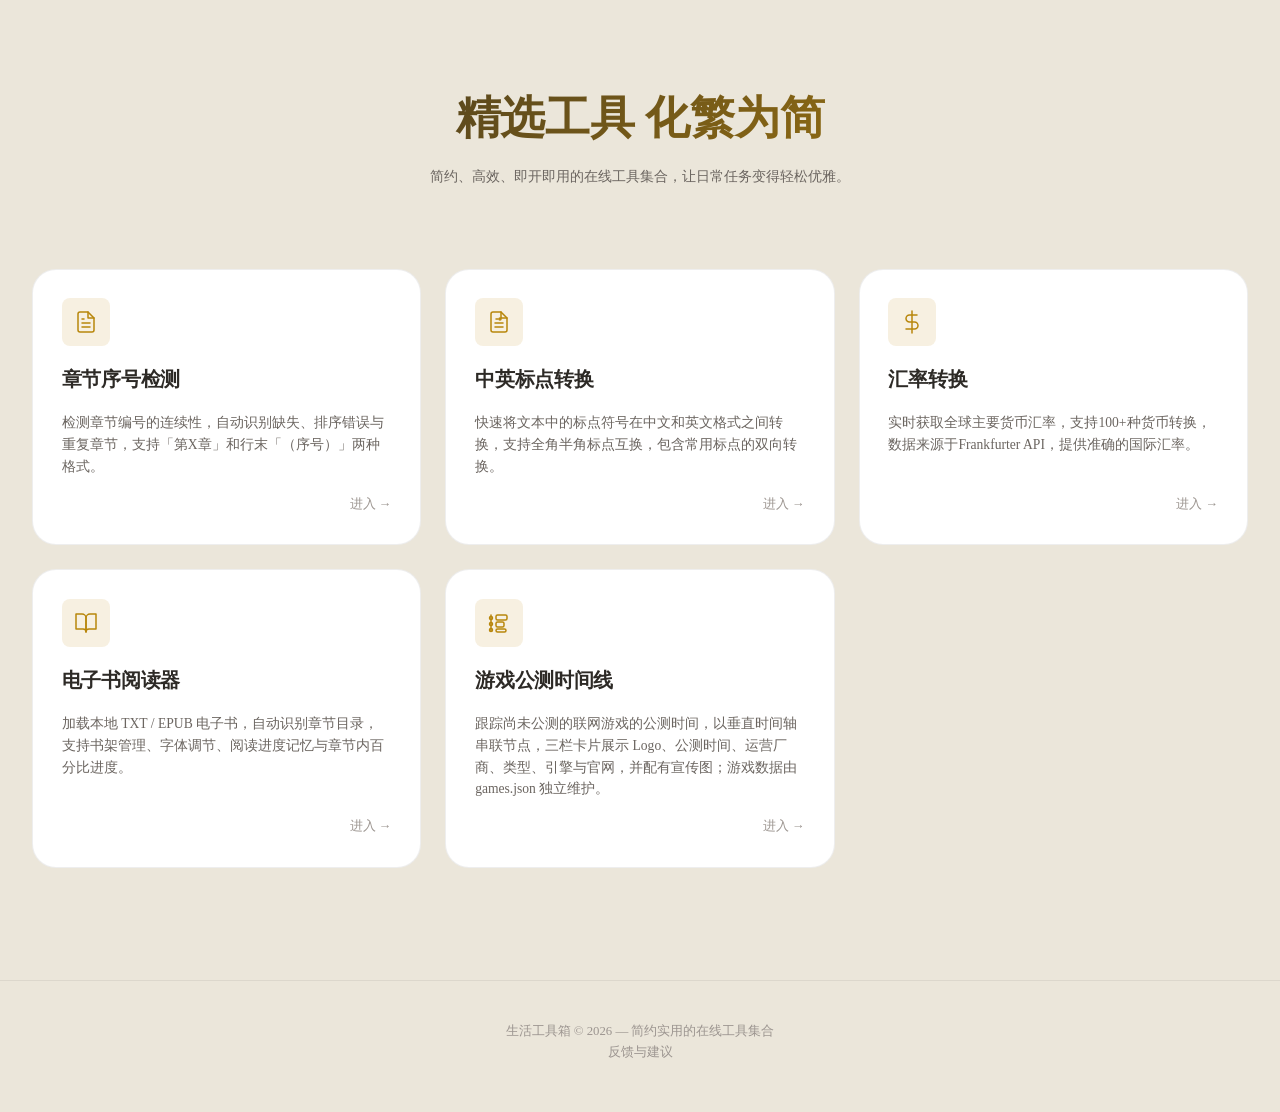
<file: index.html>
<!DOCTYPE html>
<html lang="zh-CN">
<head>
  <meta charset="UTF-8">
  <meta name="viewport" content="width=device-width, initial-scale=1.0">
  <link rel="icon" type="image/webp" href="images/favicon.webp">
  <title>生活工具箱 — 实用在线工具集</title>
  <link rel="stylesheet" href="styles/main.css">
  <style>
    .hero {
      padding: 4rem 0 2.5rem;
    }

    .tools-section {
      padding-bottom: 2rem;
    }

    .tools-section h2 {
      text-align: center;
      margin-bottom: 2rem;
      color: var(--text-secondary);
      font-weight: 400;
      font-style: italic;
    }
  </style>
</head>
<body>

<main class="page-main">
  <div class="container">
    <div class="hero section-header">
      <h1>精选工具 化繁为简</h1>
      <p>简约、高效、即开即用的在线工具集合，让日常任务变得轻松优雅。</p>
    </div>

    <section class="tools-section">
      <div id="toolGrid" class="tool-grid">
      </div>
    </section>
  </div>
</main>

<footer>
  <p>生活工具箱 &copy; 2026 — 简约实用的在线工具集合</p>
  <p><a href="https://github.com/Subject-Z/life-tools" target="_blank" rel="noopener noreferrer">反馈与建议</a></p>
</footer>

<script type="module">
  import { renderToolGrid } from './scripts/core.js';
  document.addEventListener('DOMContentLoaded', () => {
    renderToolGrid('toolGrid');
  });
</script>

</body>
</html>
</file>
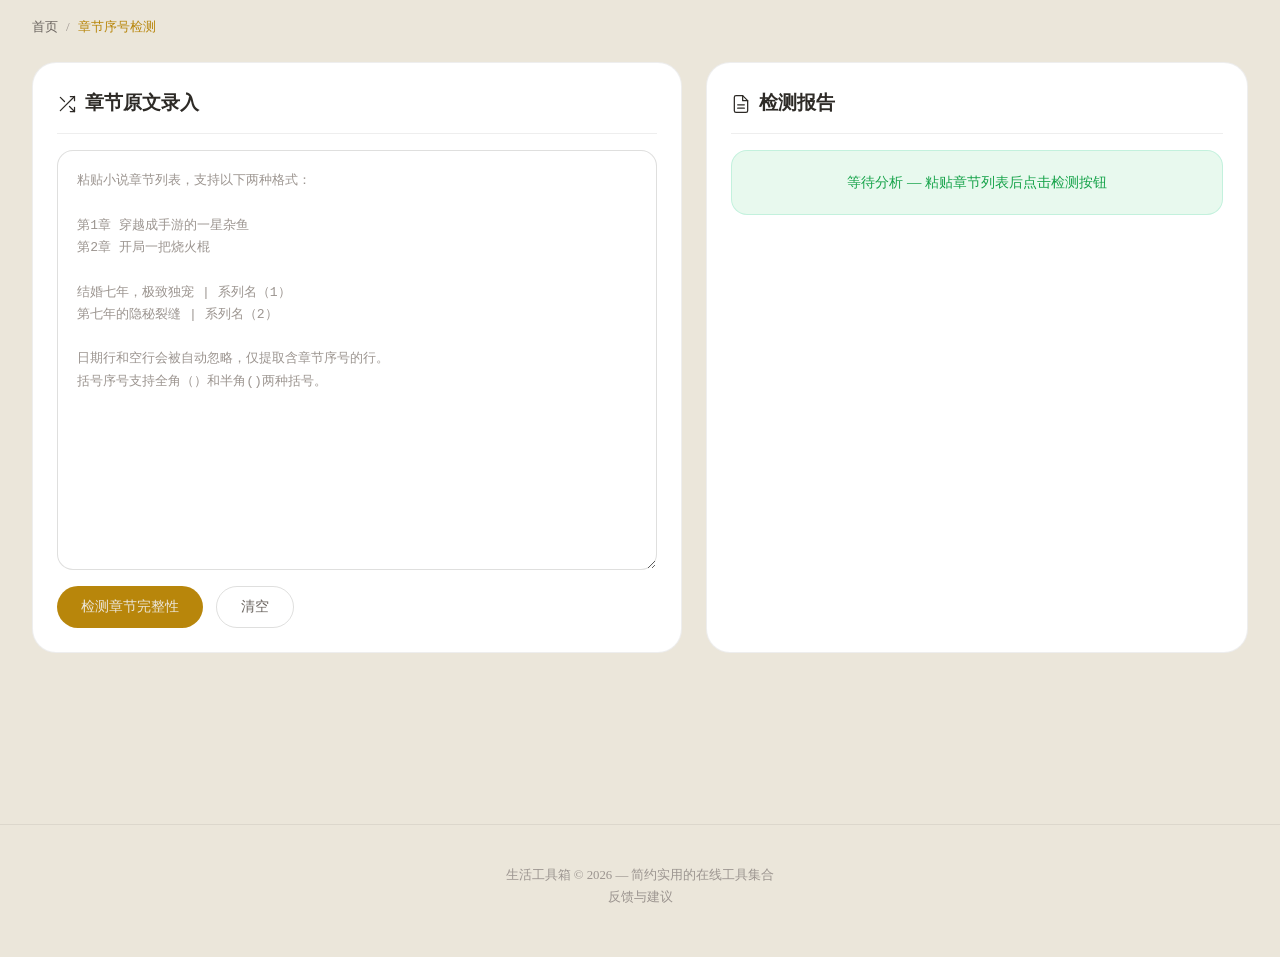
<file: tools/chapter-check/index.html>
<!DOCTYPE html>
<html lang="zh-CN">
<head>
  <meta charset="UTF-8">
  <meta name="viewport" content="width=device-width, initial-scale=1.0, user-scalable=yes">
  <link rel="icon" type="image/webp" href="../../images/favicon.webp">
  <title>章节序号检测 — 生活工具箱</title>
  <link rel="stylesheet" href="../../styles/main.css">
  <style>
    textarea {
      height: 420px;
    }

    @media (max-width: 640px) {
      textarea {
        height: 300px;
      }
    }
  </style>
</head>
<body>

<main class="page-main">
  <div class="container">
    <div class="breadcrumb">
      <a href="../../index.html">首页</a>
      <span class="sep">/</span>
      <span class="current">章节序号检测</span>
    </div>

    <div class="dashboard">

      <div class="input-panel">
        <div class="panel-inner">
          <div class="panel-title">
            <svg xmlns="http://www.w3.org/2000/svg" width="20" height="20" viewBox="0 0 24 24" fill="none" stroke="currentColor" stroke-width="1.5" stroke-linecap="round" stroke-linejoin="round">
              <polyline points="16 3 21 3 21 8"/>
              <line x1="4" y1="20" x2="21" y2="3"/>
              <polyline points="21 16 21 21 16 21"/>
              <line x1="15" y1="15" x2="21" y2="21"/>
              <line x1="4" y1="4" x2="9" y2="9"/>
            </svg>
            章节原文录入
          </div>
          <textarea id="chapterInput" placeholder="粘贴小说章节列表，支持以下两种格式：

第1章 穿越成手游的一星杂鱼
第2章 开局一把烧火棍

结婚七年，极致独宠 | 系列名（1）
第七年的隐秘裂缝 | 系列名（2）

日期行和空行会被自动忽略，仅提取含章节序号的行。
括号序号支持全角（）和半角()两种括号。"></textarea>
          <div class="btn-group" style="margin-top: 1rem;">
            <button class="btn btn-primary" id="detectBtn">检测章节完整性</button>
            <button class="btn btn-secondary" id="clearBtn">清空</button>
          </div>
        </div>
      </div>

      <div class="result-panel">
        <div class="panel-inner">
          <div class="panel-title">
            <svg xmlns="http://www.w3.org/2000/svg" width="20" height="20" viewBox="0 0 24 24" fill="none" stroke="currentColor" stroke-width="1.5" stroke-linecap="round" stroke-linejoin="round">
              <path d="M14 2H6a2 2 0 0 0-2 2v16a2 2 0 0 0 2 2h12a2 2 0 0 0 2-2V8z"/>
              <polyline points="14 2 14 8 20 8"/>
              <line x1="16" y1="13" x2="8" y2="13"/>
              <line x1="16" y1="17" x2="8" y2="17"/>
            </svg>
            检测报告
          </div>
          <div id="resultArea" class="result-scroll">
            <div class="success-msg">
              等待分析 — 粘贴章节列表后点击检测按钮
            </div>
          </div>
        </div>
      </div>

    </div>
  </div>
</main>

<footer>
  <p>生活工具箱 &copy; 2026 — 简约实用的在线工具集合</p>
  <p><a href="https://github.com/Subject-Z/life-tools" target="_blank" rel="noopener noreferrer">反馈与建议</a></p>
</footer>

<script type="module" src="chapter-check.js"></script>

</body>
</html>
</file>
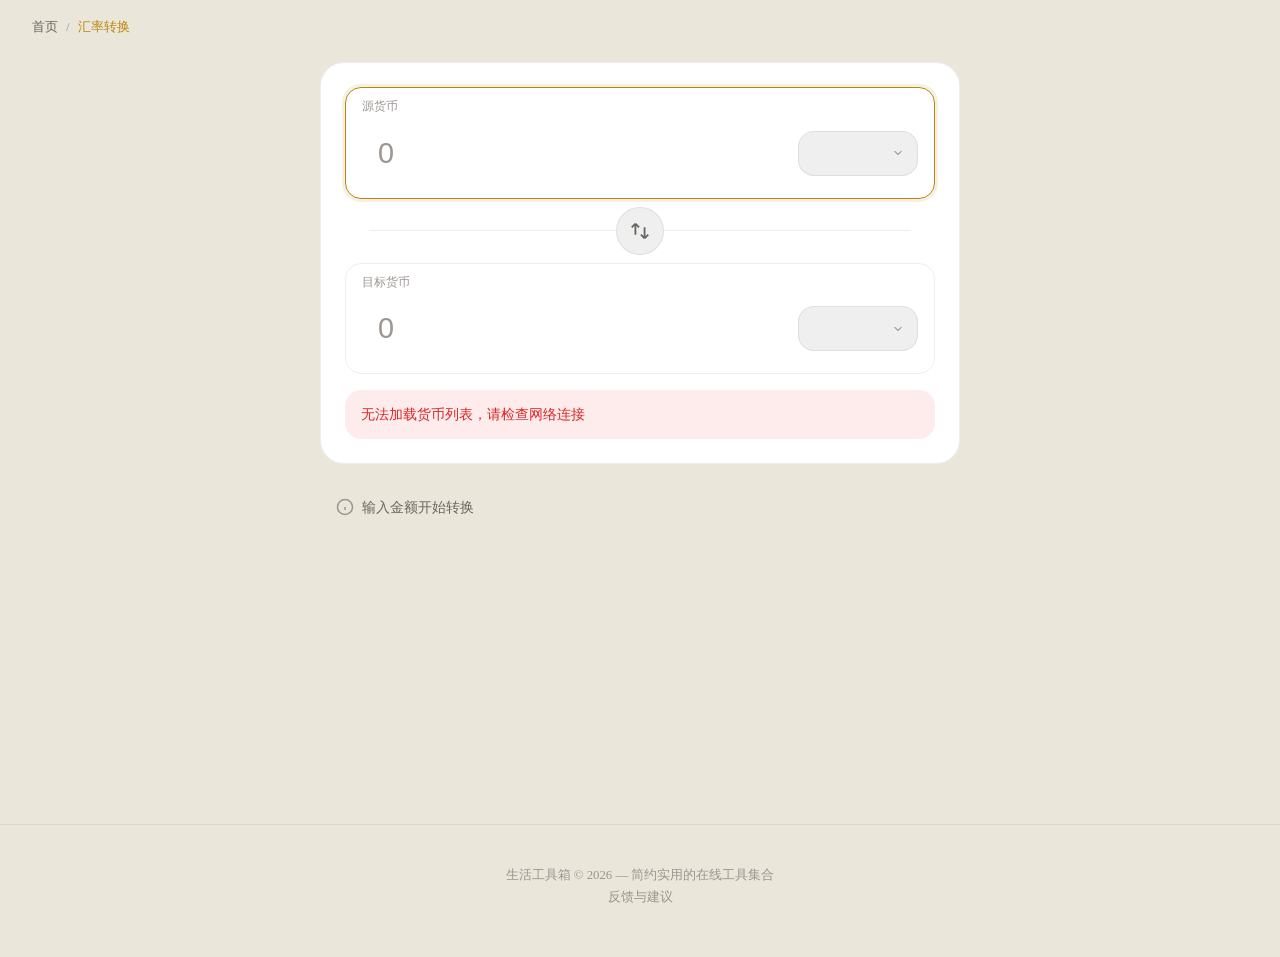
<file: tools/currency-convert/index.html>
<!DOCTYPE html>
<html lang="zh-CN">
<head>
  <meta charset="UTF-8">
  <meta name="viewport" content="width=device-width, initial-scale=1.0, user-scalable=yes">
  <link rel="icon" type="image/webp" href="../../images/favicon.webp">
  <title>汇率转换 — 生活工具箱</title>
  <link rel="stylesheet" href="../../styles/main.css">
  <link rel="stylesheet" href="styles.css">
</head>
<body>

<main class="page-main">
  <div class="container">
    <div class="breadcrumb">
      <a href="../../index.html">首页</a>
      <span class="sep">/</span>
      <span class="current">汇率转换</span>
    </div>

    <div class="converter-wrapper">
      <div class="converter-card">
        <!-- 源货币输入区 -->
        <div class="currency-input-card" id="fromCard">
          <div class="currency-label">源货币</div>
          <div class="currency-input-group">
            <div class="amount-input-wrapper">
              <input type="text" id="fromAmount" class="amount-input" placeholder="0" autofocus>
            </div>
            <div class="currency-select-wrapper">
              <select id="fromCurrency" class="currency-select"></select>
            </div>
          </div>
          <div class="currency-name" id="fromCurrencyName"></div>
        </div>

        <!-- 交换按钮 -->
        <div class="swap-container">
          <div class="divider-line"></div>
          <button class="swap-btn" id="btnSwap" title="交换货币">
            <svg xmlns="http://www.w3.org/2000/svg" viewBox="0 0 24 24">
              <path d="M7 16V4M7 4L3 8M7 4L11 8"/>
              <path d="M17 8V20M17 20L21 16M17 20L13 16"/>
            </svg>
          </button>
        </div>

        <!-- 目标货币输入区 -->
        <div class="currency-input-card" id="toCard">
          <div class="currency-label">目标货币</div>
          <div class="currency-input-group">
            <div class="amount-input-wrapper">
              <input type="text" id="toAmount" class="amount-input" placeholder="0">
            </div>
            <div class="currency-select-wrapper">
              <select id="toCurrency" class="currency-select"></select>
            </div>
          </div>
          <div class="currency-name" id="toCurrencyName"></div>
        </div>

        <div class="error-message" id="errorMessage"></div>
      </div>

      <!-- 汇率信息 -->
      <div class="rate-info" id="rateInfo">
        <svg xmlns="http://www.w3.org/2000/svg" viewBox="0 0 24 24">
          <circle cx="12" cy="12" r="10"/>
          <line x1="12" y1="16" x2="12" y2="12"/>
          <line x1="12" y1="8" x2="12.01" y2="8"/>
        </svg>
        <span id="rateText">输入金额开始转换</span>
      </div>
    </div>
  </div>
</main>

<footer>
  <p>生活工具箱 &copy; 2026 — 简约实用的在线工具集合</p>
  <p><a href="https://github.com/Subject-Z/life-tools" target="_blank" rel="noopener noreferrer">反馈与建议</a></p>
</footer>

<script type="module" src="script.js"></script>

</body>
</html>
</file>
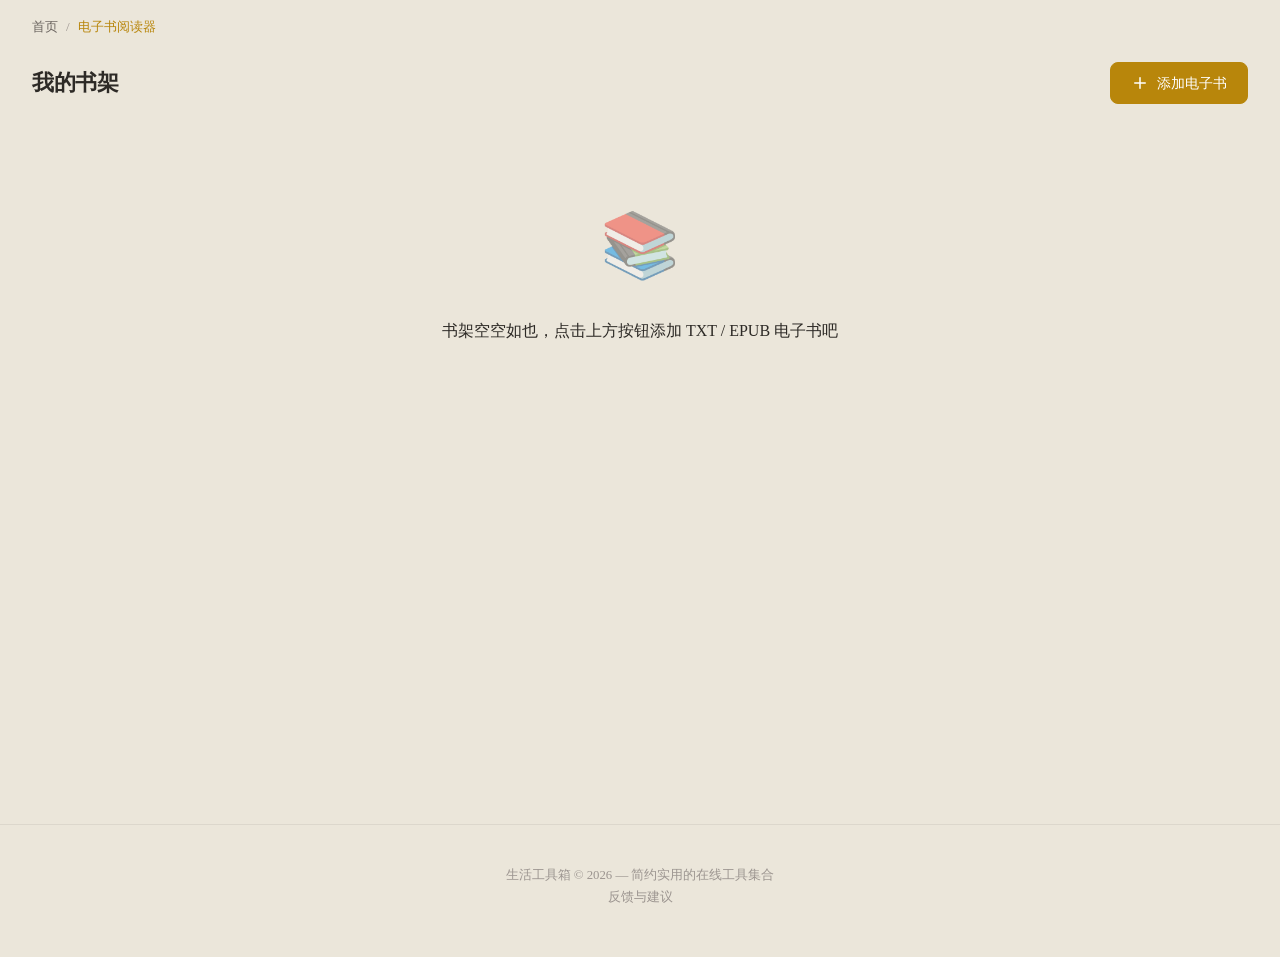
<file: tools/ebook-reader/index.html>
<!DOCTYPE html>
<html lang="zh-CN">
<head>
  <meta charset="UTF-8">
  <meta name="viewport" content="width=device-width, initial-scale=1.0, user-scalable=yes">
  <link rel="icon" type="image/webp" href="../../images/favicon.webp">
  <title>电子书阅读器 — 生活工具箱</title>
  <link rel="stylesheet" href="../../styles/main.css">
  <link rel="stylesheet" href="style.css">
</head>
<body>

<main class="page-main">
  <div class="container">
    <div class="breadcrumb">
      <a href="../../index.html">首页</a>
      <span class="sep">/</span>
      <span class="current">电子书阅读器</span>
    </div>

    <div id="bookshelfView" class="bookshelf-view">
      <div class="bookshelf-header">
        <h2 class="bookshelf-title">我的书架</h2>
        <div class="bookshelf-actions">
          <button id="addBookBtn" class="add-book-btn">
            <svg xmlns="http://www.w3.org/200/svg" width="18" height="18" viewBox="0 0 24 24" fill="none" stroke="currentColor" stroke-width="2" stroke-linecap="round" stroke-linejoin="round">
              <line x1="12" y1="5" x2="12" y2="19"/>
              <line x1="5" y1="12" x2="19" y2="12"/>
            </svg>
            添加电子书
          </button>
          <input type="file" id="fileInput" class="file-input" accept=".txt,.epub,application/epub+zip,text/plain" multiple>
        </div>
      </div>
      <div id="bookList" class="book-list"></div>
      <div id="emptyState" class="empty-state">
        <div class="empty-icon">📚</div>
        <p>书架空空如也，点击上方按钮添加 TXT / EPUB 电子书吧</p>
      </div>
    </div>

    <div id="readerContainer" class="reader-container" style="display: none;">
      <div class="content-wrapper">
        <div class="content-panel">
          <div id="sidebar" class="sidebar hidden">
            <div class="sidebar-header">
              <div class="sidebar-title">
                <svg xmlns="http://www.w3.org/200/svg" width="18" height="18" viewBox="0 0 24 24" fill="none" stroke="currentColor" stroke-width="1.5" stroke-linecap="round" stroke-linejoin="round">
                  <path d="M14 2H6a2 2 0 0 0-2 2v16a2 2 0 0 0 2 2h12a2 2 0 0 0 2-2V8z"/>
                  <polyline points="14 2 14 8 20 8"/>
                </svg>
                章节目录
              </div>
              <div class="sidebar-actions">
                <button id="closeSidebar" class="toggle-btn" style="padding: 0.4rem 0.6rem; font-size: 0.75rem;">
                  <svg xmlns="http://www.w3.org/200/svg" width="14" height="14" viewBox="0 0 24 24" fill="none" stroke="currentColor" stroke-width="1.5" stroke-linecap="round" stroke-linejoin="round">
                    <line x1="18" y1="6" x2="6" y2="18"/>
                    <line x1="6" y1="6" x2="18" y2="18"/>
                  </svg>
                </button>
              </div>
            </div>
            <div id="chapterList" class="chapter-list"></div>
          </div>
          <div id="contentTitle" class="content-title">选择章节开始阅读</div>
          <div id="contentBody" class="content-body"></div>
          <div id="chapterControls" class="chapter-controls">
            <button id="prevChapter" class="chapter-btn" disabled>
              <svg xmlns="http://www.w3.org/200/svg" width="16" height="16" viewBox="0 0 24 24" fill="none" stroke="currentColor" stroke-width="1.5" stroke-linecap="round" stroke-linejoin="round">
                <line x1="19" y1="12" x2="5" y2="12"/>
                <polyline points="12 19 5 12 12 5"/>
              </svg>
              上一章
            </button>
            <span id="chapterInfo" class="chapter-info"></span>
            <button id="nextChapter" class="chapter-btn" disabled>
              下一章
              <svg xmlns="http://www.w3.org/200/svg" width="16" height="16" viewBox="0 0 24 24" fill="none" stroke="currentColor" stroke-width="1.5" stroke-linecap="round" stroke-linejoin="round">
                <line x1="5" y1="12" x2="19" y2="12"/>
                <polyline points="12 5 19 12 12 19"/>
              </svg>
            </button>
          </div>
        </div>
        
        <div id="fixedButtons" class="fixed-buttons">
          <button id="backToBookshelf" class="toggle-btn fixed-btn">
            <svg xmlns="http://www.w3.org/200/svg" width="16" height="16" viewBox="0 0 24 24" fill="none" stroke="currentColor" stroke-width="1.5" stroke-linecap="round" stroke-linejoin="round">
              <polyline points="15 18 9 12 15 6"/>
            </svg>
            书架
          </button>
          <button id="toggleSidebar" class="toggle-btn fixed-btn">
            <svg xmlns="http://www.w3.org/200/svg" width="16" height="16" viewBox="0 0 24 24" fill="none" stroke="currentColor" stroke-width="1.5" stroke-linecap="round" stroke-linejoin="round">
              <line x1="3" y1="6" x2="21" y2="6"/>
              <line x1="3" y1="12" x2="21" y2="12"/>
              <line x1="3" y1="18" x2="21" y2="18"/>
            </svg>
            目录
          </button>
          <button id="openSettings" class="toggle-btn fixed-btn">
            <svg xmlns="http://www.w3.org/200/svg" width="16" height="16" viewBox="0 0 24 24" fill="none" stroke="currentColor" stroke-width="1.5" stroke-linecap="round" stroke-linejoin="round">
              <circle cx="12" cy="12" r="3"/>
              <path d="M19.4 15a1.65 1.65 0 0 0 .33 1.82l.06.06a2 2 0 0 1 0 2.83 2 2 0 0 1-2.83 0l-.06-.06a1.65 1.65 0 0 0-1.82-.33 1.65 1.65 0 0 0-1 1.51V21a2 2 0 0 1-2 2 2 2 0 0 1-2-2v-.09A1.65 1.65 0 0 0 9 19.4a1.65 1.65 0 0 0-1.82.33l-.06.06a2 2 0 0 1-2.83 0 2 2 0 0 1 0-2.83l.06-.06a1.65 1.65 0 0 0 .33-1.82 1.65 1.65 0 0 0-1.51-1H3a2 2 0 0 1-2-2 2 2 0 0 1 2-2h.09A1.65 1.65 0 0 0 4.6 9a1.65 1.65 0 0 0-.33-1.82l-.06-.06a2 2 0 0 1 0-2.83 2 2 0 0 1 2.83 0l.06.06a1.65 1.65 0 0 0 1.82.33H9a1.65 1.65 0 0 0 1-1.51V3a2 2 0 0 1 2-2 2 2 0 0 1 2 2v.09a1.65 1.65 0 0 0 1 1.51 1.65 1.65 0 0 0 1.82-.33l.06-.06a2 2 0 0 1 2.83 0 2 2 0 0 1 0 2.83l-.06.06a1.65 1.65 0 0 0-.33 1.82V9a1.65 1.65 0 0 0 1.51 1H21a2 2 0 0 1 2 2 2 2 0 0 1-2 2h-.09a1.65 1.65 0 0 0-1.51 1z"/>
            </svg>
            设置
          </button>
          <div id="chapterWordCount" class="toggle-btn fixed-btn word-count" role="note" aria-label="本章字数" title="本章字数">
            <span class="word-count-value"><span id="wordCountValue">—</span><span id="wordCountUnit" class="word-count-unit">字</span></span>
            <span class="word-count-label">本章</span>
          </div>
          <div id="readingProgress" class="toggle-btn fixed-btn reading-progress" role="progressbar" aria-label="本章阅读进度" aria-valuemin="0" aria-valuemax="100" aria-valuenow="0">
            <span class="reading-progress-value"><span id="readingProgressPercent">0</span><span class="reading-progress-unit">%</span></span>
            <span class="reading-progress-label">本章</span>
          </div>
        </div>
      </div>
    </div>
    
    <div id="settingsPanel" class="settings-panel hidden">
      <div class="settings-header">
        <div class="settings-title">阅读设置</div>
        <button id="closeSettings" class="settings-close">
          <svg xmlns="http://www.w3.org/200/svg" width="20" height="20" viewBox="0 0 24 24" fill="none" stroke="currentColor" stroke-width="1.5" stroke-linecap="round" stroke-linejoin="round">
            <line x1="18" y1="6" x2="6" y2="18"/>
            <line x1="6" y1="6" x2="18" y2="18"/>
          </svg>
        </button>
      </div>
      <div class="settings-content">
        <div class="setting-item">
          <div class="setting-label">
            <span>字体大小</span>
          </div>
          <div class="font-size-controls">
            <button id="fontSizeDecrease" class="font-size-btn">&minus;</button>
            <span id="fontSizeValue" class="font-size-value">16</span>
            <button id="fontSizeIncrease" class="font-size-btn">+</button>
          </div>
        </div>
      </div>
    </div>

  </div>
</main>

<footer>
  <p>生活工具箱 &copy; 2026 — 简约实用的在线工具集合</p>
  <p><a href="https://github.com/Subject-Z/life-tools" target="_blank" rel="noopener noreferrer">反馈与建议</a></p>
</footer>

<script type="module" src="script.js"></script>

</body>
</html>
</file>
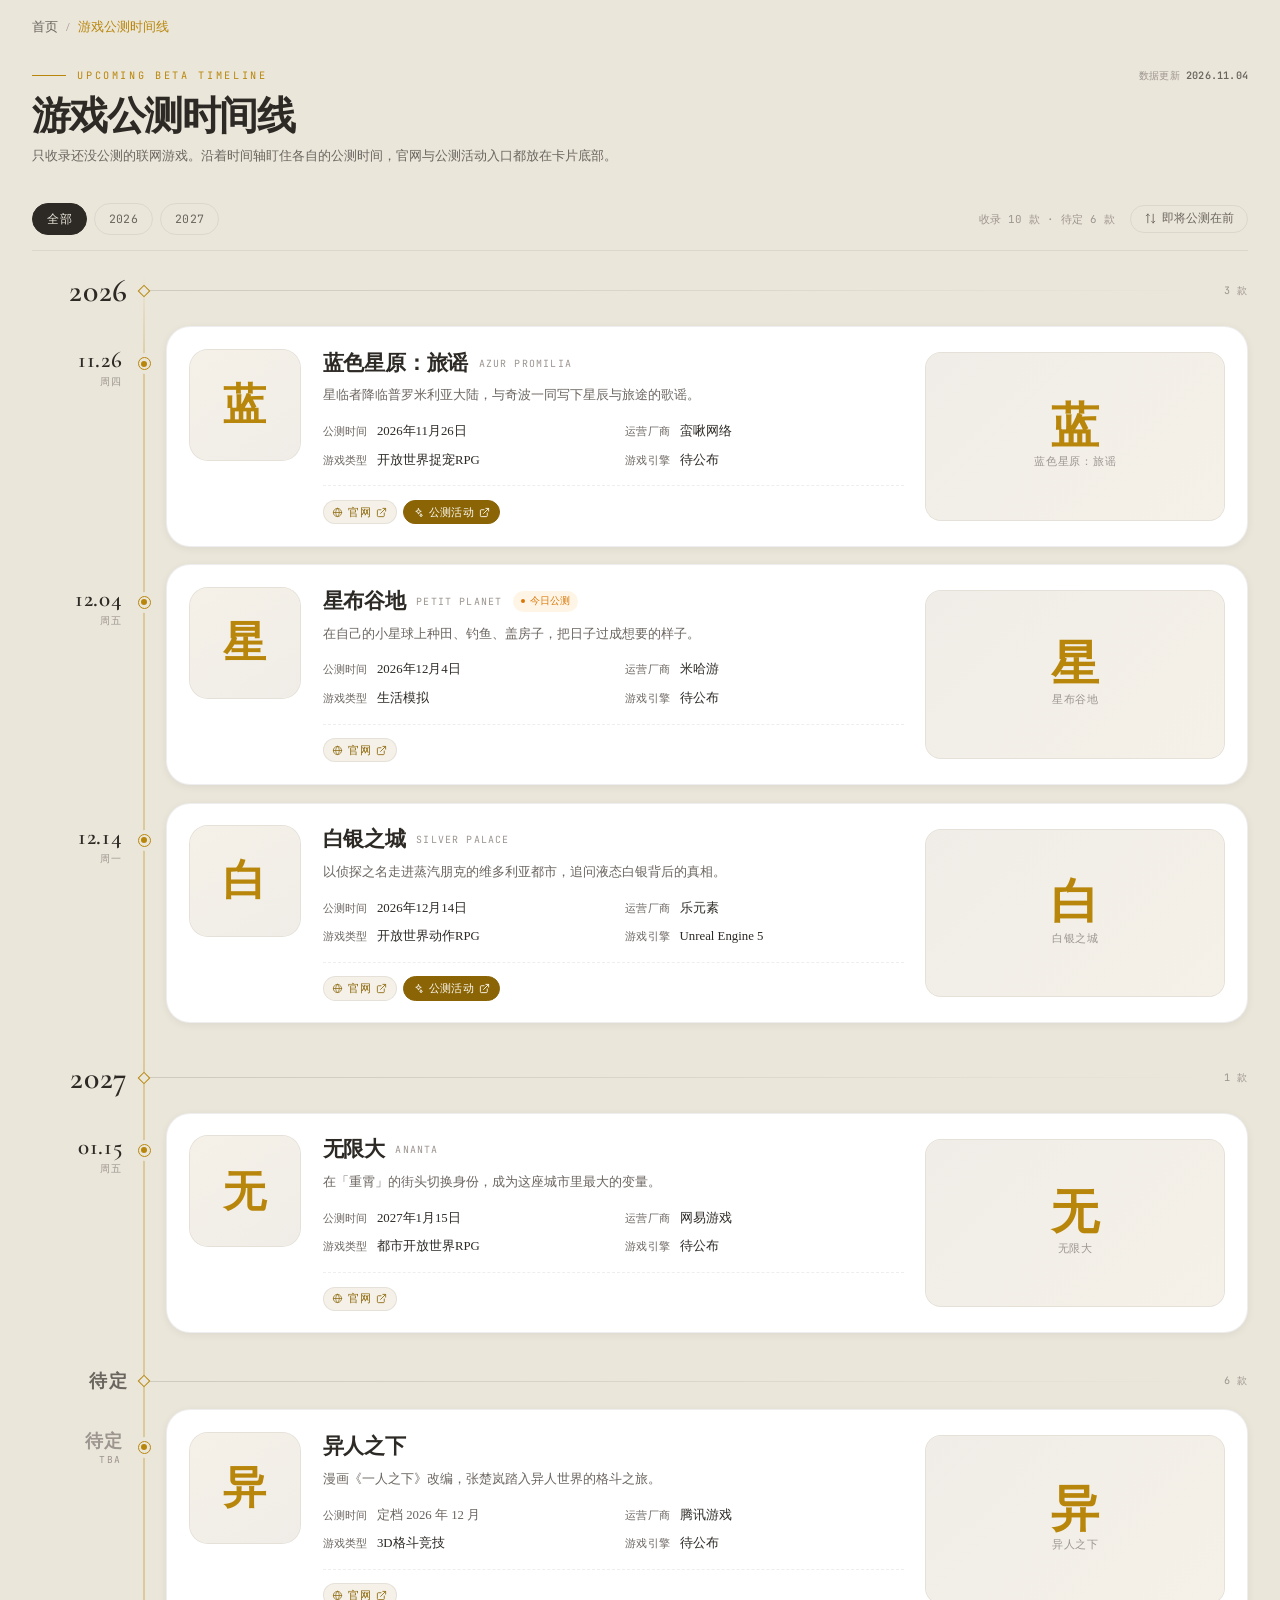
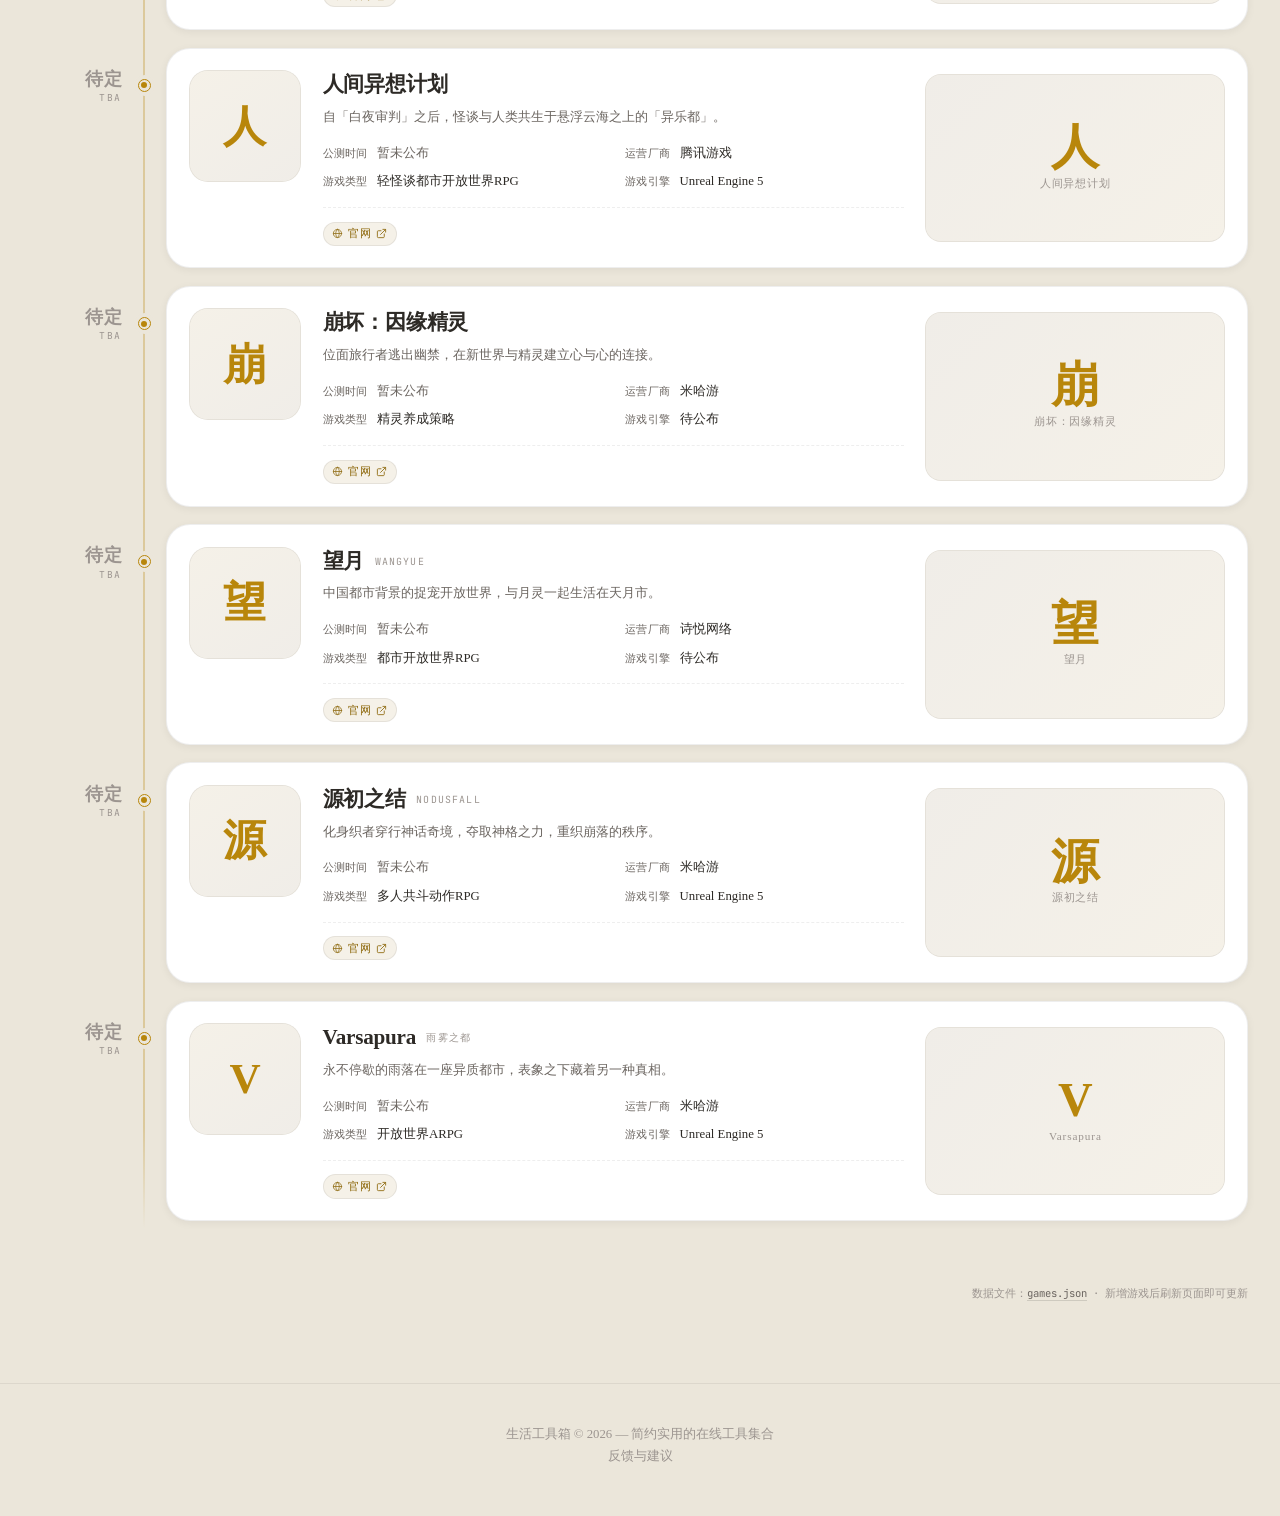
<file: tools/game-timeline/index.html>
<!DOCTYPE html>
<html lang="zh-CN">
<head>
  <meta charset="UTF-8">
  <meta name="viewport" content="width=device-width, initial-scale=1.0, user-scalable=yes">
  <link rel="icon" type="image/webp" href="../../images/favicon.webp">
  <title>游戏公测时间线 — 生活工具箱</title>
  <meta name="description" content="用垂直时间轴跟踪尚未公测的联网游戏，收录游戏 Logo、公测时间、运营厂商、类型、引擎，并附官网与公测活动直达链接。">
  <link rel="stylesheet" href="../../styles/main.css">
  <link rel="stylesheet" href="style.css">
</head>
<body>

<main class="page-main">
  <div class="container">
    <div class="breadcrumb">
      <a href="../../index.html">首页</a>
      <span class="sep">/</span>
      <span class="current">游戏公测时间线</span>
    </div>

    <header class="timeline-hero">
      <div class="hero-top">
        <div class="hero-eyebrow">Upcoming Beta Timeline</div>
        <div class="hero-meta" id="heroMeta" aria-live="polite">
          <span>数据更新中…</span>
        </div>
      </div>
      <h1>游戏公测时间线</h1>
      <p class="hero-sub">只收录还没公测的联网游戏。沿着时间轴盯住各自的公测时间，官网与公测活动入口都放在卡片底部。</p>
    </header>

    <div class="timeline-toolbar">
      <div class="filter-scroll" id="yearFilter" role="group" aria-label="按年份筛选"></div>
      <div class="toolbar-right">
        <span class="timeline-count" id="timelineCount" aria-live="polite"></span>
        <button type="button" class="sort-toggle" id="sortToggle" data-order="asc" aria-pressed="false" aria-label="当前按公测时间由近到远排列，点击切换为由远到近">
          <svg xmlns="http://www.w3.org/2000/svg" viewBox="0 0 24 24" fill="none" stroke="currentColor" stroke-width="1.6" stroke-linecap="round" stroke-linejoin="round" aria-hidden="true" focusable="false">
            <path d="M7 4v16M7 4L4 7M7 4l3 3"/>
            <path d="M17 20V4M17 20l-3-3M17 20l3-3"/>
          </svg>
          <span id="sortLabel">即将公测在前</span>
        </button>
      </div>
    </div>

    <section id="timeline" class="timeline has-state" aria-label="游戏公测时间线" aria-busy="true">
      <div class="timeline-state" role="status">
        <div class="state-spinner" aria-hidden="true"></div>
        <p>正在载入公测时间线…</p>
      </div>
    </section>

    <noscript>
      <div class="timeline-state timeline-noscript">
        <p>请启用 JavaScript，页面才能读取 games.json 并渲染时间线。</p>
      </div>
    </noscript>

    <p class="timeline-note">数据文件：<a href="games.json" target="_blank" rel="noopener">games.json</a> · 新增游戏后刷新页面即可更新</p>
  </div>
</main>

<footer>
  <p>生活工具箱 &copy; 2026 — 简约实用的在线工具集合</p>
  <p><a href="https://github.com/Subject-Z/life-tools" target="_blank" rel="noopener noreferrer">反馈与建议</a></p>
</footer>

<script>
  // file:// 下浏览器会同时拦截模块脚本与 fetch，提前给出明确指引，避免一直停在加载态。
  if (window.location.protocol === 'file:') {
    var timeline = document.getElementById('timeline');
    var heroMeta = document.getElementById('heroMeta');
    if (heroMeta) heroMeta.textContent = '数据更新时间未知';
    if (timeline) {
      timeline.classList.add('has-state');
      timeline.setAttribute('aria-busy', 'false');
      timeline.innerHTML = '<div class="timeline-state timeline-error" role="alert">' +
        '<div class="state-icon" aria-hidden="true">!</div>' +
        '<h2>请通过本地服务器打开</h2>' +
        '<p>浏览器禁止在 file:// 协议下加载模块脚本与 games.json。</p>' +
        '<p class="state-hint">请运行项目根目录的 <code>start_server.bat</code>，再通过它打开的本地地址访问本页。</p>' +
        '</div>';
    }
  }
</script>

<script type="module" src="script.js"></script>

</body>
</html>
</file>
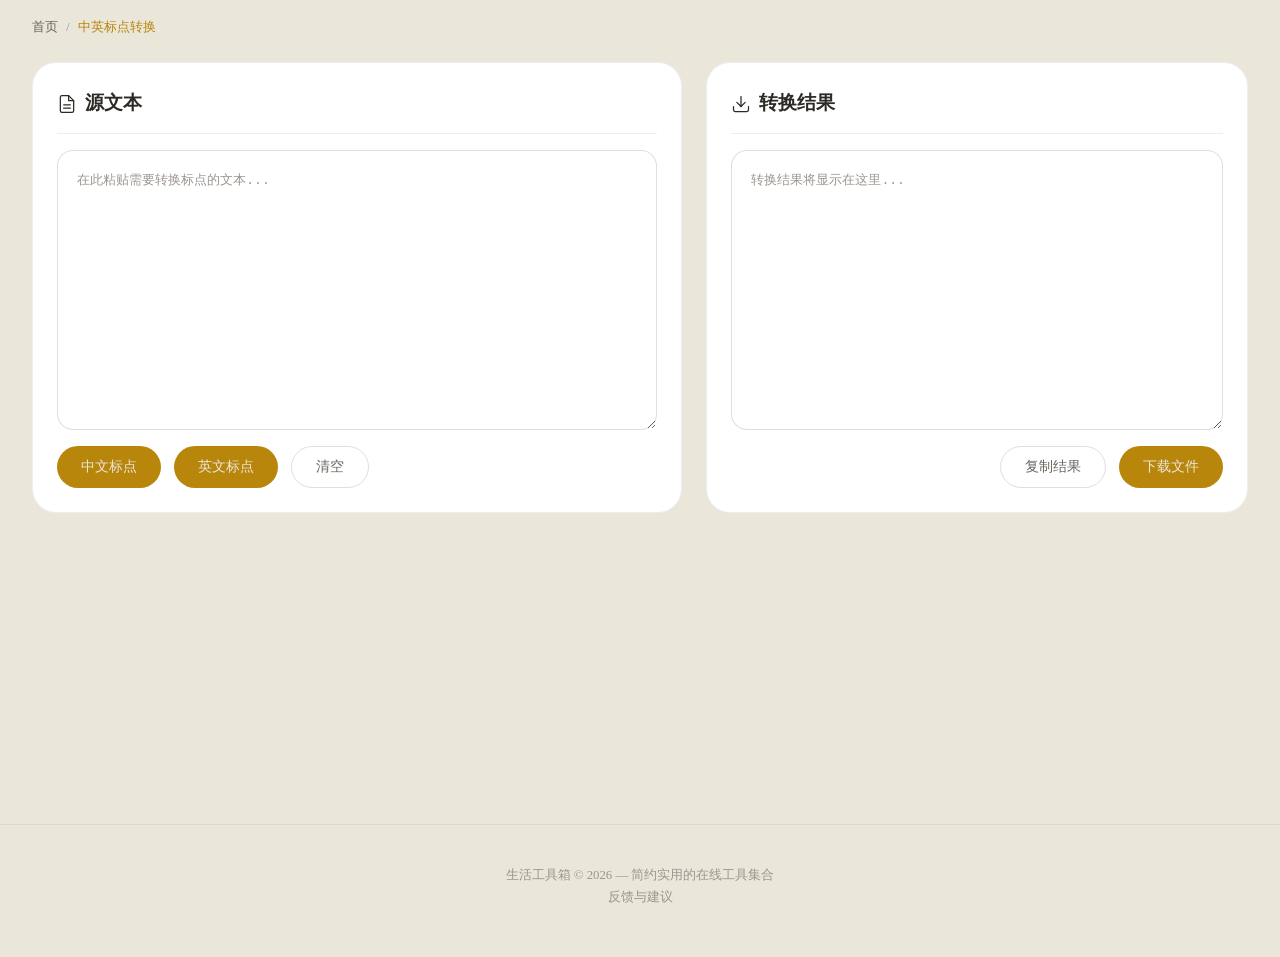
<file: tools/punctuation-convert/index.html>
<!DOCTYPE html>
<html lang="zh-CN">
<head>
  <meta charset="UTF-8">
  <meta name="viewport" content="width=device-width, initial-scale=1.0, user-scalable=yes">
  <link rel="icon" type="image/webp" href="../../images/favicon.webp">
  <title>中英标点转换 — 生活工具箱</title>
  <link rel="stylesheet" href="../../styles/main.css">
  <style>
    textarea {
      height: 280px;
    }

    @media (max-width: 640px) {
      textarea {
        height: 200px;
      }
    }

    .preview-notice {
      display: none;
      font-size: 0.8rem;
      color: var(--accent, #4f7cff);
      margin-top: 0.25rem;
      padding: 0.3rem 0.6rem;
      background: var(--bg, #f5f5f5);
      border-radius: 4px;
    }

    #btnCancel {
      display: none;
    }
  </style>
</head>
<body>

<main class="page-main">
  <div class="container">
    <div class="breadcrumb">
      <a href="../../index.html">首页</a>
      <span class="sep">/</span>
      <span class="current">中英标点转换</span>
    </div>

    <div class="dashboard">

      <div class="input-panel">
        <div class="panel-inner">
          <div class="panel-title">
            <svg xmlns="http://www.w3.org/2000/svg" width="20" height="20" viewBox="0 0 24 24" fill="none" stroke="currentColor" stroke-width="1.5" stroke-linecap="round" stroke-linejoin="round">
              <path d="M14 2H6a2 2 0 0 0-2 2v16a2 2 0 0 0 2 2h12a2 2 0 0 0 2-2V8z"/>
              <polyline points="14 2 14 8 20 8"/>
              <line x1="16" y1="13" x2="8" y2="13"/>
              <line x1="16" y1="17" x2="8" y2="17"/>
            </svg>
            源文本
          </div>
          <textarea id="txtInput" placeholder="在此粘贴需要转换标点的文本..."></textarea>
          <div class="btn-group" style="margin-top: 1rem;">
            <button class="btn btn-primary" id="btnToChinese">中文标点</button>
            <button class="btn btn-primary" id="btnToEnglish">英文标点</button>
            <button class="btn btn-secondary" id="btnCancel">取消</button>
            <button class="btn btn-secondary" id="btnClear">清空</button>
          </div>
        </div>
      </div>

      <div class="result-panel">
        <div class="panel-inner">
          <div class="panel-title">
            <svg xmlns="http://www.w3.org/2000/svg" width="20" height="20" viewBox="0 0 24 24" fill="none" stroke="currentColor" stroke-width="1.5" stroke-linecap="round" stroke-linejoin="round">
              <path d="M21 15v4a2 2 0 0 1-2 2H5a2 2 0 0 1-2-2v-4"/>
              <polyline points="7 10 12 15 17 10"/>
              <line x1="12" y1="15" x2="12" y2="3"/>
            </svg>
            转换结果
          </div>
          <textarea id="txtOutput" readonly placeholder="转换结果将显示在这里..."></textarea>
          <div class="preview-notice" id="previewNotice"></div>
          <div class="btn-group" style="margin-top: 1rem; justify-content: flex-end;">
            <button class="btn btn-secondary" id="btnCopy">复制结果</button>
            <button class="btn btn-primary" id="btnDownload">下载文件</button>
          </div>
        </div>
      </div>

    </div>
  </div>
</main>

<footer>
  <p>生活工具箱 &copy; 2026 — 简约实用的在线工具集合</p>
  <p><a href="https://github.com/Subject-Z/life-tools" target="_blank" rel="noopener noreferrer">反馈与建议</a></p>
</footer>

<script type="module" src="main.js"></script>

</body>
</html>
</file>
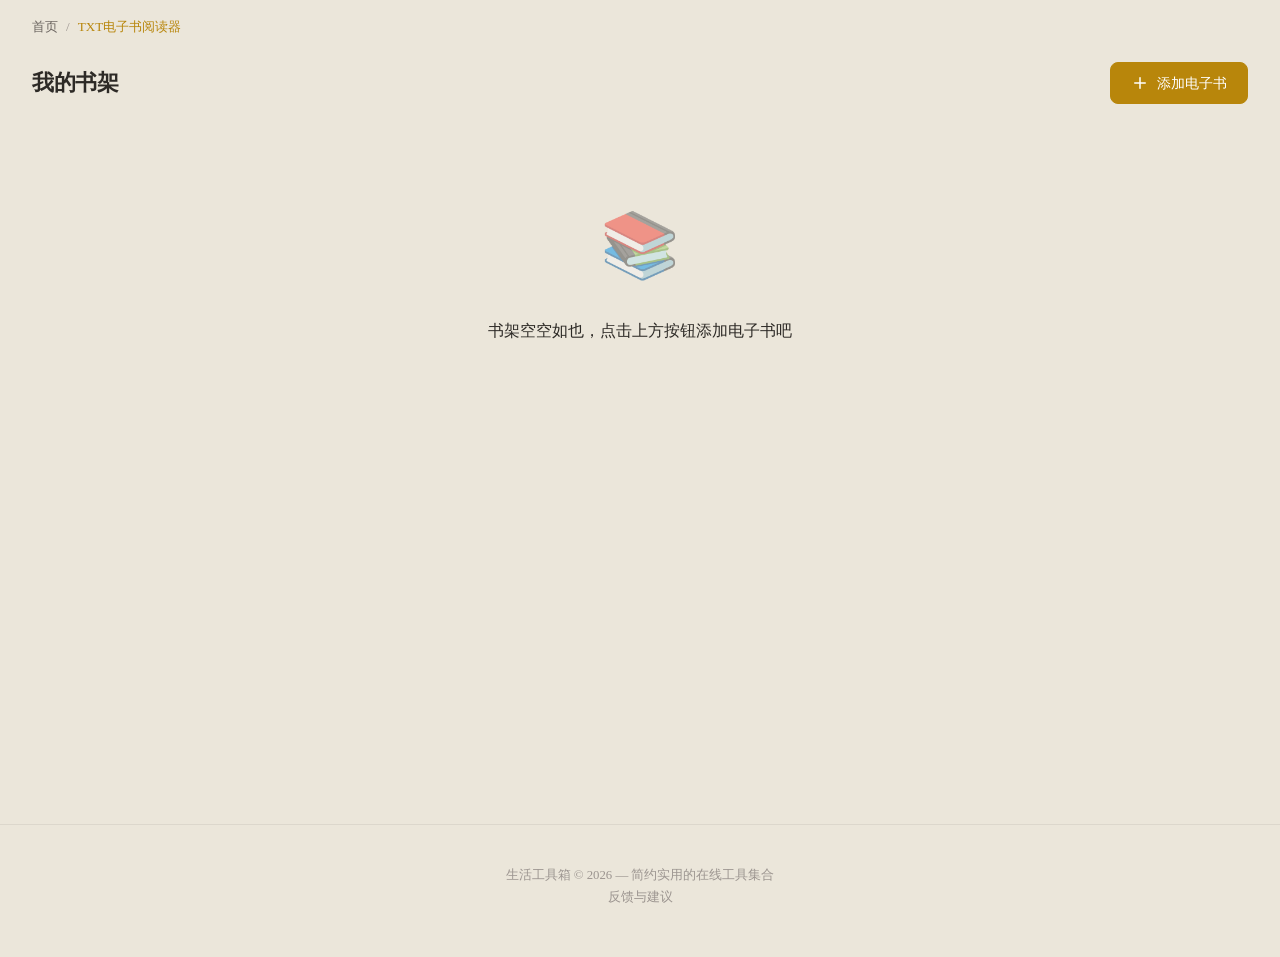
<file: tools/txt-reader/index.html>
<!DOCTYPE html>
<html lang="zh-CN">
<head>
  <meta charset="UTF-8">
  <meta name="viewport" content="width=device-width, initial-scale=1.0, user-scalable=yes">
  <link rel="icon" type="image/webp" href="../../images/favicon.webp">
  <title>TXT电子书阅读器 — 生活工具箱</title>
  <link rel="stylesheet" href="../../styles/main.css">
  <link rel="stylesheet" href="style.css">
</head>
<body>

<main class="page-main">
  <div class="container">
    <div class="breadcrumb">
      <a href="../../index.html">首页</a>
      <span class="sep">/</span>
      <span class="current">TXT电子书阅读器</span>
    </div>

    <div id="bookshelfView" class="bookshelf-view">
      <div class="bookshelf-header">
        <h2 class="bookshelf-title">我的书架</h2>
        <div class="bookshelf-actions">
          <button id="addBookBtn" class="add-book-btn">
            <svg xmlns="http://www.w3.org/200/svg" width="18" height="18" viewBox="0 0 24 24" fill="none" stroke="currentColor" stroke-width="2" stroke-linecap="round" stroke-linejoin="round">
              <line x1="12" y1="5" x2="12" y2="19"/>
              <line x1="5" y1="12" x2="19" y2="12"/>
            </svg>
            添加电子书
          </button>
          <input type="file" id="fileInput" class="file-input" accept=".txt" multiple>
        </div>
      </div>
      <div id="bookList" class="book-list"></div>
      <div id="emptyState" class="empty-state">
        <div class="empty-icon">📚</div>
        <p>书架空空如也，点击上方按钮添加电子书吧</p>
      </div>
    </div>

    <div id="readerContainer" class="reader-container" style="display: none;">
      <div class="content-wrapper">
        <div class="content-panel">
          <div id="sidebar" class="sidebar hidden">
            <div class="sidebar-header">
              <div class="sidebar-title">
                <svg xmlns="http://www.w3.org/200/svg" width="18" height="18" viewBox="0 0 24 24" fill="none" stroke="currentColor" stroke-width="1.5" stroke-linecap="round" stroke-linejoin="round">
                  <path d="M14 2H6a2 2 0 0 0-2 2v16a2 2 0 0 0 2 2h12a2 2 0 0 0 2-2V8z"/>
                  <polyline points="14 2 14 8 20 8"/>
                </svg>
                章节目录
              </div>
              <div class="sidebar-actions">
                <button id="closeSidebar" class="toggle-btn" style="padding: 0.4rem 0.6rem; font-size: 0.75rem;">
                  <svg xmlns="http://www.w3.org/200/svg" width="14" height="14" viewBox="0 0 24 24" fill="none" stroke="currentColor" stroke-width="1.5" stroke-linecap="round" stroke-linejoin="round">
                    <line x1="18" y1="6" x2="6" y2="18"/>
                    <line x1="6" y1="6" x2="18" y2="18"/>
                  </svg>
                </button>
              </div>
            </div>
            <div id="chapterList" class="chapter-list"></div>
          </div>
          <div id="contentTitle" class="content-title">选择章节开始阅读</div>
          <div id="contentBody" class="content-body"></div>
          <div id="chapterControls" class="chapter-controls">
            <button id="prevChapter" class="chapter-btn" disabled>
              <svg xmlns="http://www.w3.org/200/svg" width="16" height="16" viewBox="0 0 24 24" fill="none" stroke="currentColor" stroke-width="1.5" stroke-linecap="round" stroke-linejoin="round">
                <line x1="19" y1="12" x2="5" y2="12"/>
                <polyline points="12 19 5 12 12 5"/>
              </svg>
              上一章
            </button>
            <span id="chapterInfo" class="chapter-info"></span>
            <button id="nextChapter" class="chapter-btn" disabled>
              下一章
              <svg xmlns="http://www.w3.org/200/svg" width="16" height="16" viewBox="0 0 24 24" fill="none" stroke="currentColor" stroke-width="1.5" stroke-linecap="round" stroke-linejoin="round">
                <line x1="5" y1="12" x2="19" y2="12"/>
                <polyline points="12 5 19 12 12 19"/>
              </svg>
            </button>
          </div>
        </div>
        
        <div id="fixedButtons" class="fixed-buttons">
          <button id="backToBookshelf" class="toggle-btn fixed-btn">
            <svg xmlns="http://www.w3.org/200/svg" width="16" height="16" viewBox="0 0 24 24" fill="none" stroke="currentColor" stroke-width="1.5" stroke-linecap="round" stroke-linejoin="round">
              <polyline points="15 18 9 12 15 6"/>
            </svg>
            书架
          </button>
          <button id="toggleSidebar" class="toggle-btn fixed-btn">
            <svg xmlns="http://www.w3.org/200/svg" width="16" height="16" viewBox="0 0 24 24" fill="none" stroke="currentColor" stroke-width="1.5" stroke-linecap="round" stroke-linejoin="round">
              <line x1="3" y1="6" x2="21" y2="6"/>
              <line x1="3" y1="12" x2="21" y2="12"/>
              <line x1="3" y1="18" x2="21" y2="18"/>
            </svg>
            目录
          </button>
          <button id="openSettings" class="toggle-btn fixed-btn">
            <svg xmlns="http://www.w3.org/200/svg" width="16" height="16" viewBox="0 0 24 24" fill="none" stroke="currentColor" stroke-width="1.5" stroke-linecap="round" stroke-linejoin="round">
              <circle cx="12" cy="12" r="3"/>
              <path d="M19.4 15a1.65 1.65 0 0 0 .33 1.82l.06.06a2 2 0 0 1 0 2.83 2 2 0 0 1-2.83 0l-.06-.06a1.65 1.65 0 0 0-1.82-.33 1.65 1.65 0 0 0-1 1.51V21a2 2 0 0 1-2 2 2 2 0 0 1-2-2v-.09A1.65 1.65 0 0 0 9 19.4a1.65 1.65 0 0 0-1.82.33l-.06.06a2 2 0 0 1-2.83 0 2 2 0 0 1 0-2.83l.06-.06a1.65 1.65 0 0 0 .33-1.82 1.65 1.65 0 0 0-1.51-1H3a2 2 0 0 1-2-2 2 2 0 0 1 2-2h.09A1.65 1.65 0 0 0 4.6 9a1.65 1.65 0 0 0-.33-1.82l-.06-.06a2 2 0 0 1 0-2.83 2 2 0 0 1 2.83 0l.06.06a1.65 1.65 0 0 0 1.82.33H9a1.65 1.65 0 0 0 1-1.51V3a2 2 0 0 1 2-2 2 2 0 0 1 2 2v.09a1.65 1.65 0 0 0 1 1.51 1.65 1.65 0 0 0 1.82-.33l.06-.06a2 2 0 0 1 2.83 0 2 2 0 0 1 0 2.83l-.06.06a1.65 1.65 0 0 0-.33 1.82V9a1.65 1.65 0 0 0 1.51 1H21a2 2 0 0 1 2 2 2 2 0 0 1-2 2h-.09a1.65 1.65 0 0 0-1.51 1z"/>
            </svg>
            设置
          </button>
        </div>
      </div>
    </div>
    
    <div id="settingsPanel" class="settings-panel hidden">
      <div class="settings-header">
        <div class="settings-title">阅读设置</div>
        <button id="closeSettings" class="settings-close">
          <svg xmlns="http://www.w3.org/200/svg" width="20" height="20" viewBox="0 0 24 24" fill="none" stroke="currentColor" stroke-width="1.5" stroke-linecap="round" stroke-linejoin="round">
            <line x1="18" y1="6" x2="6" y2="18"/>
            <line x1="6" y1="6" x2="18" y2="18"/>
          </svg>
        </button>
      </div>
      <div class="settings-content">
        <div class="setting-item">
          <div class="setting-label">
            <span>字体大小</span>
          </div>
          <div class="font-size-controls">
            <button id="fontSizeDecrease" class="font-size-btn">&minus;</button>
            <span id="fontSizeValue" class="font-size-value">16</span>
            <button id="fontSizeIncrease" class="font-size-btn">+</button>
          </div>
        </div>
      </div>
    </div>

  </div>
</main>

<footer>
  <p>生活工具箱 &copy; 2026 — 简约实用的在线工具集合</p>
  <p><a href="https://github.com/Subject-Z/life-tools" target="_blank" rel="noopener noreferrer">反馈与建议</a></p>
</footer>

<script type="module" src="script.js"></script>

</body>
</html>
</file>
<file: styles/main.css>
@import url('https://fonts.googleapis.com/css2?family=Cormorant+Garamond:ital,wght@0,400;0,500;0,600;0,700;1,400;1,500&family=JetBrains+Mono:ital,wght@0,300;0,400;0,500;1,400&display=swap');

:root {
  --bg-primary: #ebe6da;
  --bg-secondary: #f5f1e8;
  --bg-card: #ffffff;
  --bg-card-hover: #f8f7f5;
  --bg-input: #f0ede8;
  --text-primary: #2d2a26;
  --text-secondary: #6b6560;
  --text-muted: #9c9590;
  --accent: #b8860b;
  --accent-hover: #a07608;
  --accent-dim: rgba(184, 134, 11, 0.12);
  --border: rgba(45, 42, 38, 0.08);
  --border-strong: rgba(45, 42, 38, 0.15);
  --success-bg: rgba(34, 197, 94, 0.1);
  --success-text: #16a34a;
  --warning-bg: rgba(245, 158, 11, 0.1);
  --warning-text: #d97706;
  --error-bg: rgba(239, 68, 68, 0.1);
  --error-text: #dc2626;
  --info-bg: rgba(59, 130, 246, 0.1);
  --info-text: #2563eb;
  --radius-sm: 8px;
  --radius-md: 16px;
  --radius-lg: 24px;
  --radius-xl: 32px;
  --shadow-sm: 0 2px 8px rgba(0, 0, 0, 0.06);
  --shadow-md: 0 8px 24px rgba(0, 0, 0, 0.08);
  --shadow-lg: 0 16px 48px rgba(0, 0, 0, 0.1);
  --transition: 0.25s cubic-bezier(0.4, 0, 0.2, 1);
}

* {
  margin: 0;
  padding: 0;
  box-sizing: border-box;
}

html {
  font-size: 16px;
  scroll-behavior: smooth;
}

body {
  background-color: var(--bg-primary);
  color: var(--text-primary);
  line-height: 1.7;
  min-height: 100vh;
  -webkit-font-smoothing: antialiased;
  -moz-osx-font-smoothing: grayscale;
}

h1, h2, h3, h4 {
  font-weight: 600;
  letter-spacing: -0.3px;
  color: var(--text-primary);
}

h1 { font-size: 2.4rem; }
h2 { font-size: 1.8rem; }
h3 { font-size: 1.4rem; }

a {
  color: var(--accent);
  text-decoration: none;
  transition: color var(--transition);
}

a:hover {
  color: var(--accent-hover);
}

.container {
  max-width: 1280px;
  margin: 0 auto;
  padding: 0 2rem;
}

nav {
  position: sticky;
  top: 0;
  z-index: 100;
  background: rgba(235, 230, 218, 0.85);
  backdrop-filter: blur(20px);
  -webkit-backdrop-filter: blur(20px);
  border-bottom: 1px solid var(--border);
}

nav .nav-inner {
  max-width: 1280px;
  margin: 0 auto;
  padding: 1rem 2rem;
  display: flex;
  align-items: center;
  justify-content: space-between;
}

nav .nav-logo {
  font-size: 1.4rem;
  font-weight: 700;
  font-style: italic;
  color: var(--text-primary);
  display: flex;
  align-items: center;
  gap: 0.6rem;
}

nav .nav-logo .logo-dot {
  width: 10px;
  height: 10px;
  background: var(--accent);
  border-radius: 50%;
  display: inline-block;
}

nav .nav-back {
  font-size: 0.85rem;
  color: var(--text-secondary);
  transition: color var(--transition);
  display: flex;
  align-items: center;
  gap: 0.4rem;
}

nav .nav-back:hover {
  color: var(--accent);
}

.card {
  background: var(--bg-card);
  border: 1px solid var(--border);
  border-radius: var(--radius-lg);
  padding: 1.8rem;
  transition: all var(--transition);
}

.card:hover {
  background: var(--bg-card-hover);
  border-color: var(--border-strong);
  transform: translateY(-2px);
  box-shadow: var(--shadow-md);
}

.tool-card {
  cursor: pointer;
  display: flex;
  flex-direction: column;
  gap: 1rem;
  height: 100%;
}

.tool-card .tool-icon {
  width: 48px;
  height: 48px;
  background: var(--accent-dim);
  border-radius: var(--radius-sm);
  display: flex;
  align-items: center;
  justify-content: center;
  font-size: 1.4rem;
}

.tool-card .tool-icon svg {
  width: 24px;
  height: 24px;
  stroke: var(--accent);
  fill: none;
  stroke-width: 1.5;
}

.tool-card h3 {
  font-size: 1.25rem;
  margin: 0;
}

.tool-card p {
  font-size: 0.85rem;
  color: var(--text-secondary);
  line-height: 1.6;
  flex: 1;
}

.tool-card .tool-arrow {
  font-size: 0.8rem;
  color: var(--text-muted);
  align-self: flex-end;
  transition: all var(--transition);
}

.tool-card:hover .tool-arrow {
  color: var(--accent);
  transform: translateX(4px);
}

.tool-grid {
  display: grid;
  grid-template-columns: repeat(3, 1fr);
  gap: 1.5rem;
}

.tool-grid a {
  color: inherit;
  text-decoration: none;
}

.btn {
  display: inline-flex;
  align-items: center;
  gap: 0.5rem;
  padding: 0.7rem 1.5rem;
  border-radius: 60px;
  font-size: 0.85rem;
  font-weight: 500;
  cursor: pointer;
  transition: all var(--transition);
  border: none;
  outline: none;
}

.btn-primary {
  background: var(--accent);
  color: var(--bg-primary);
}

.btn-primary:hover {
  background: var(--accent-hover);
  transform: translateY(-1px);
  box-shadow: 0 4px 12px rgba(184, 134, 11, 0.25);
}

.btn-secondary {
  background: transparent;
  color: var(--text-secondary);
  border: 1px solid var(--border-strong);
}

.btn-secondary:hover {
  background: var(--bg-card);
  color: var(--text-primary);
  border-color: var(--text-muted);
}

.btn-group {
  display: flex;
  flex-wrap: wrap;
  gap: 0.8rem;
}

textarea {
  width: 100%;
  padding: 1.2rem;
  font-size: 0.82rem;
  line-height: 1.7;
  color: var(--text-primary);

  border: 1px solid var(--border-strong);
  border-radius: var(--radius-md);
  resize: vertical;
  outline: none;
  transition: all var(--transition);
}

textarea:focus {
  border-color: var(--accent);
  box-shadow: 0 0 0 3px var(--accent-dim);
}

textarea::placeholder {
  color: var(--text-muted);
}

.stat-bar {
  display: flex;
  flex-wrap: wrap;
  gap: 0.6rem 1rem;
  font-size: 0.82rem;
  background: var(--bg-secondary);
  border-radius: var(--radius-sm);
  padding: 0.75rem 1.2rem;
  border: 1px solid var(--border);
  color: var(--text-secondary);
}

.stat-bar strong {
  color: var(--text-primary);
}

.stat-divider {
  color: var(--text-muted);
}

.issue-list {
  list-style: none;
  margin-top: 0.5rem;
}

.issue-list li {
  margin-bottom: 0.5rem;
  padding: 0.65rem 1rem;
  border-radius: var(--radius-sm);
  font-size: 0.82rem;
  border-left: 3px solid;
  line-height: 1.6;
}

.issue-missing {
  border-left-color: var(--warning-text) !important;
  background: rgba(245, 158, 11, 0.12);
}

.issue-order {
  border-left-color: var(--error-text) !important;
  background: rgba(239, 68, 68, 0.12);
}

.issue-duplicate {
  border-left-color: var(--info-text) !important;
  background: rgba(59, 130, 246, 0.12);
}

.success-msg {
  padding: 1.2rem;
  border-radius: var(--radius-md);
  text-align: center;
  font-size: 0.9rem;
  background: var(--success-bg);
  color: var(--success-text);
  border: 1px solid rgba(52, 211, 153, 0.2);
}

.section-header {
  text-align: center;
  margin-bottom: 2.5rem;
}

.section-header h1 {
  font-size: 2.8rem;
  margin-bottom: 0.5rem;
  background: linear-gradient(135deg, var(--text-primary) 0%, var(--accent) 100%);
  background-clip: text;
  -webkit-background-clip: text;
  color: transparent;
}

.section-header p {
  color: var(--text-secondary);
  font-size: 0.9rem;
  max-width: 500px;
  margin: 0 auto;
}

.dashboard {
  display: flex;
  flex-wrap: wrap;
  gap: 1.5rem;
}

.dashboard .input-panel {
  flex: 1.2;
  min-width: 300px;
}

.dashboard .result-panel {
  flex: 1;
  min-width: 300px;
}

.panel-inner {
  background: var(--bg-card);
  border: 1px solid var(--border);
  border-radius: var(--radius-lg);
  padding: 1.5rem;
  height: 100%;
  display: flex;
  flex-direction: column;
}

.panel-title {
  font-size: 1.2rem;
  font-weight: 600;
  margin-bottom: 1rem;
  padding-bottom: 0.8rem;
  border-bottom: 1px solid var(--border);
  display: flex;
  align-items: center;
  gap: 0.5rem;
}

.breadcrumb {
  display: flex;
  align-items: center;
  gap: 0.5rem;
  font-size: 0.82rem;
  color: var(--text-muted);
  margin-bottom: 1.5rem;
}

.breadcrumb a {
  color: var(--text-secondary);
}

.breadcrumb a:hover {
  color: var(--accent);
}

.breadcrumb .sep {
  color: var(--text-muted);
}

.breadcrumb .current {
  color: var(--accent);
}

footer {
  text-align: center;
  padding: 2.5rem 2rem 3rem;
  color: var(--text-muted);
  font-size: 0.8rem;
  border-top: 1px solid var(--border);
  margin-top: 4rem;
}

footer a {
  color: var(--text-muted);
  text-decoration: none;
  transition: color 0.2s;
}

footer a:hover {
  color: var(--primary, #4a9eff);
  text-decoration: underline;
}

.page-main {
  padding: 1rem 0;
  min-height: calc(100vh - 140px);
}

.result-scroll {
  flex: 1;
  overflow-y: auto;
  max-height: 520px;
}

@media (max-width: 1024px) {
  .tool-grid {
    grid-template-columns: repeat(2, 1fr);
  }
}

@media (max-width: 768px) {
  .container {
    padding: 0 1.2rem;
  }

  nav .nav-inner {
    padding: 0.9rem 1.2rem;
  }

  h1 { font-size: 2rem; }
  h2 { font-size: 1.5rem; }

  .section-header h1 {
    font-size: 2.2rem;
  }
}

@media (max-width: 640px) {
  .tool-grid {
    grid-template-columns: 1fr;
  }

  .dashboard {
    flex-direction: column;
  }

  .dashboard .input-panel,
  .dashboard .result-panel {
    min-width: unset;
  }

  .page-main {
    padding: 2rem 0;
  }
}
</file>
<file: tools/currency-convert/styles.css>
.converter-wrapper {
  max-width: 640px;
  margin: 0 auto;
}

.converter-card {
  background: var(--bg-card);
  border: 1px solid var(--border);
  border-radius: var(--radius-lg);
  padding: 1.5rem;
  margin-bottom: 1rem;
}

.currency-input-group {
  display: flex;
  align-items: center;
  gap: 1rem;
  margin-bottom: 0;
}

.amount-input-wrapper {
  flex: 1;
}

.amount-input {
  width: 100%;
  padding: 1rem;
  font-size: 1.8rem;
  font-weight: 500;
  color: var(--text-primary);
  background: transparent;
  border: none;
  outline: none;
  text-align: left;
}

.amount-input::placeholder {
  color: var(--text-muted);
}

.currency-select-wrapper {
  min-width: 120px;
}

.currency-select {
  width: 100%;
  padding: 0.8rem 1rem;
  font-size: 1rem;
  font-weight: 500;
  color: var(--text-primary);
  border: 1px solid var(--border);
  border-radius: var(--radius-md);
  outline: none;
  cursor: pointer;
  appearance: none;
  background-image: url("data:image/svg+xml,%3Csvg xmlns='http://www.w3.org/2000/svg' width='12' height='12' viewBox='0 0 24 24' fill='none' stroke='%236b6560' stroke-width='2' stroke-linecap='round' stroke-linejoin='round'%3E%3Cpolyline points='6 9 12 15 18 9'%3E%3C/polyline%3E%3C/svg%3E");
  background-repeat: no-repeat;
  background-position: right 0.8rem center;
  padding-right: 2.5rem;
  transition: all var(--transition);
}

.currency-select:focus {
  border-color: var(--accent);
  box-shadow: 0 0 0 3px var(--accent-dim);
}

.swap-container {
  display: flex;
  justify-content: center;
  align-items: center;
  padding: 0.5rem 0;
  position: relative;
}

.swap-btn {
  width: 48px;
  height: 48px;
  border-radius: 50%;
  border: 1px solid var(--border);
  cursor: pointer;
  display: flex;
  align-items: center;
  justify-content: center;
  transition: all var(--transition);
  z-index: 2;
}

.swap-btn:hover {
  background: var(--accent-dim);
  border-color: var(--accent);
  transform: rotate(180deg);
}

.swap-btn svg {
  width: 22px;
  height: 22px;
  stroke: var(--text-secondary);
  stroke-width: 2;
  fill: none;
}

.swap-btn:hover svg {
  stroke: var(--accent);
}

.divider-line {
  position: absolute;
  left: 1.5rem;
  right: 1.5rem;
  height: 1px;
  background: var(--border);
  z-index: 1;
}

.rate-info {
  padding: 1rem;
  border-radius: var(--radius-md);
  font-size: 0.85rem;
  color: var(--text-secondary);
  display: flex;
  align-items: center;
  gap: 0.5rem;
}

.rate-info svg {
  flex-shrink: 0;
  width: 18px;
  height: 18px;
  stroke: var(--text-muted);
  stroke-width: 2;
  fill: none;
}

.loading-spinner {
  display: inline-block;
  width: 18px;
  height: 18px;
  border: 2px solid var(--border);
  border-top-color: var(--accent);
  border-radius: 50%;
  animation: spin 0.8s linear infinite;
}

@keyframes spin {
  to { transform: rotate(360deg); }
}

.error-message {
  background: var(--error-bg);
  color: var(--error-text);
  padding: 0.8rem 1rem;
  border-radius: var(--radius-md);
  margin-top: 1rem;
  font-size: 0.85rem;
  display: none;
}

.error-message.show {
  display: block;
}

.currency-input-card {
  position: relative;
  border: 1px solid var(--border);
  border-radius: var(--radius-md);
  padding: 0.5rem 1rem;
  margin-bottom: 0;
  transition: all var(--transition);
}

.currency-input-card:hover {
  border-color: var(--border-strong);
}

.currency-input-card:focus-within {
  border-color: var(--accent);
  box-shadow: 0 0 0 3px var(--accent-dim);
}

.currency-label {
  font-size: 0.75rem;
  color: var(--text-muted);
  margin-bottom: 0.25rem;
}

.currency-name {
  font-size: 0.75rem;
  color: var(--text-muted);
  text-align: right;
  padding-top: 0.25rem;
  white-space: nowrap;
  overflow: hidden;
  text-overflow: ellipsis;
}

@media (max-width: 640px) {
  .amount-input {
    font-size: 1.5rem;
  }

  .converter-card {
    padding: 1.2rem;
  }
}
</file>
<file: tools/ebook-reader/style.css>
.bookshelf-view {
  min-height: 400px;
}

.bookshelf-header {
  display: flex;
  justify-content: space-between;
  align-items: center;
  margin-bottom: 1.5rem;
}

.bookshelf-title {
  font-size: 1.4rem;
  font-weight: 600;
  color: var(--text-primary);
  margin: 0;
}

.bookshelf-actions {
  display: flex;
  align-items: center;
  gap: 0.5rem;
}

.add-book-btn {
  display: inline-flex;
  align-items: center;
  gap: 0.5rem;
  padding: 0.65rem 1.25rem;
  border-radius: var(--radius-sm);
  font-size: 0.9rem;
  font-weight: 500;
  cursor: pointer;
  transition: all 0.2s ease;
  border: 1px solid var(--accent);
  background: var(--accent);
  color: white;
}

.add-book-btn:hover {
  opacity: 0.9;
  transform: translateY(-1px);
}

.file-input {
  display: none;
}

.book-list {
  display: grid;
  grid-template-columns: repeat(auto-fill, minmax(280px, 1fr));
  gap: 1rem;
}

.book-card {
  background: var(--bg-card);
  border: 1px solid var(--border);
  border-radius: var(--radius-md);
  padding: 1.25rem;
  display: flex;
  flex-direction: column;
  gap: 0.75rem;
  transition: all 0.2s ease;
  position: relative;
}

.book-card:hover {
  border-color: var(--accent);
  box-shadow: var(--shadow-md);
}

.book-card-icon {
  font-size: 2rem;
  line-height: 1;
}

.book-card-info {
  flex: 1;
}

.book-card-name {
  font-size: 1rem;
  font-weight: 600;
  color: var(--text-primary);
  white-space: nowrap;
  overflow: hidden;
  text-overflow: ellipsis;
  margin-bottom: 0.4rem;
}

.book-card-meta {
  display: flex;
  gap: 1rem;
  font-size: 0.8rem;
  color: var(--text-tertiary);
}

.book-card-progress {
  color: var(--accent);
}

.book-card-actions {
  display: flex;
  gap: 0.5rem;
}

.book-open-btn,
.book-delete-btn {
  flex: 1;
  padding: 0.5rem 0.75rem;
  border-radius: var(--radius-sm);
  font-size: 0.85rem;
  font-weight: 500;
  cursor: pointer;
  transition: all 0.2s ease;
  text-align: center;
}

.book-open-btn {
  border: 1px solid var(--accent);
  background: var(--accent);
  color: white;
}

.book-open-btn:hover {
  opacity: 0.9;
}

.book-delete-btn {
  border: 1px solid var(--border-strong);
  background: var(--bg-secondary);
  color: var(--text-secondary);
}

.book-delete-btn:hover {
  border-color: #e53e3e;
  color: #e53e3e;
  background: #fff5f5;
}

.empty-state {
  display: flex;
  flex-direction: column;
  align-items: center;
  justify-content: center;
  padding: 4rem 2rem;
  color: var(--text-tertiary);
  text-align: center;
}

.empty-icon {
  font-size: 4rem;
  margin-bottom: 1rem;
  opacity: 0.5;
}

.empty-state p {
  font-size: 1rem;
  margin: 0;
}

.reader-container {
  display: flex;
  min-height: 500px;
  position: relative;
}

.sidebar {
  position: fixed;
  top: 50%;
  transform: translateY(-50%);
  width: 280px;
  max-height: 80vh;
  background: var(--bg-card);
  border-radius: var(--radius-md);
  padding: 1rem;
  overflow: hidden;
  display: flex;
  flex-direction: column;
  transition: all 0.3s ease;
  z-index: 100;
  box-shadow: var(--shadow-lg);
  border: 1px solid var(--border);
  opacity: 0;
  max-height: 0;
  padding-top: 0;
  padding-bottom: 0;
  pointer-events: none;
}

.sidebar:not(.hidden) {
  opacity: 1;
  max-height: 80vh;
  padding: 1rem;
  pointer-events: auto;
}

.sidebar-header {
  padding-bottom: 0.75rem;
  border-bottom: 1px solid var(--border);
  margin-bottom: 0.75rem;
  flex-shrink: 0;
  display: flex;
  justify-content: space-between;
  align-items: center;
}

.sidebar-title {
  font-size: 0.95rem;
  font-weight: 600;
  color: var(--text-primary);
  display: flex;
  align-items: center;
  gap: 0.5rem;
}

.sidebar-actions {
  display: flex;
  gap: 0.5rem;
}

.chapter-list {
  overflow-y: auto;
  flex: 1;
  min-height: 0;
}

.chapter-item {
  padding: 0.6rem 0.75rem;
  border-radius: var(--radius-sm);
  cursor: pointer;
  transition: all 0.15s ease;
  font-size: 0.9rem;
  color: var(--text-secondary);
  white-space: nowrap;
  overflow: hidden;
  text-overflow: ellipsis;
}

.chapter-item:hover {
  background: var(--bg-secondary);
}

.chapter-item.active {
  background: var(--accent);
  color: white;
}

.content-wrapper {
  flex: 1;
  display: flex;
  flex-direction: row;
  justify-content: center;
  align-items: flex-start;
  gap: 0.5rem;
  position: relative;
}

.content-panel {
  width: 100%;
  max-width: 800px;
  background: var(--bg-card);
  border-radius: var(--radius-md);
  padding: 1.5rem;
  display: flex;
  flex-direction: column;
}

.fixed-buttons {
  position: fixed;
  top: 50%;
  transform: translateY(-50%);
  display: flex;
  flex-direction: column;
  gap: 0.75rem;
  flex-shrink: 0;
  z-index: 50;
}

.fixed-btn {
  flex-direction: column;
  gap: 0.25rem;
  padding: 0.75rem 0.6rem;
  min-width: 48px;
  justify-content: center;
  font-size: 0.7rem;
}

.toggle-btn {
  display: inline-flex;
  align-items: center;
  gap: 0.5rem;
  padding: 0.6rem 1rem;
  border-radius: var(--radius-sm);
  font-size: 0.85rem;
  font-weight: 500;
  cursor: pointer;
  transition: all 0.2s ease;
  border: 1px solid var(--border-strong);
  background: var(--bg-secondary);
  color: var(--text-primary);
  flex-shrink: 0;
}

.toggle-btn:hover {
  background: var(--accent-dim);
  border-color: var(--accent);
  color: var(--accent);
}

/* 侧栏中的本章进度：与固定按钮同款外观，仅展示、不可点击 */
.reading-progress {
  min-width: 68px;
  line-height: 1.2;
  cursor: default;
  pointer-events: none;
}

.reading-progress-value {
  color: #8f6909;
  font-family: 'JetBrains Mono', ui-monospace, SFMono-Regular, Menlo, Consolas, monospace;
  font-size: 1rem;
  font-weight: 500;
  line-height: 1;
  font-variant-numeric: tabular-nums;
}

.reading-progress-unit {
  margin-left: 0.05em;
  font-size: 0.64rem;
  opacity: 0.7;
}

/* 侧栏中的本章字数：与进度指示同款外观，仅展示、无 hover 反馈 */
.word-count {
  min-width: 72px;
  padding-left: 0.25rem;
  padding-right: 0.25rem;
  line-height: 1.2;
  cursor: default;
}

.word-count:hover {
  background: var(--bg-secondary);
  border-color: var(--border-strong);
  color: var(--text-primary);
}

.word-count-value {
  color: #8f6909;
  font-family: 'JetBrains Mono', ui-monospace, SFMono-Regular, Menlo, Consolas, monospace;
  font-size: 1rem;
  font-weight: 500;
  line-height: 1;
  font-variant-numeric: tabular-nums;
  white-space: nowrap;
}

.word-count-unit {
  margin-left: 0.05em;
  font-size: 0.64rem;
  opacity: 0.7;
}

.word-count-label {
  white-space: nowrap;
}

.content-title {
  font-size: 1.25rem;
  font-weight: 600;
  color: var(--text-primary);
  padding-bottom: 1rem;
  border-bottom: 1px solid var(--border);
  margin-bottom: 1rem;
}

.content-body {
  line-height: 1.8;
  color: var(--text-primary);
  font-size: 1rem;
}

.content-body p {
  margin-bottom: 1rem;
  text-indent: 2em;
}

.chapter-controls {
  display: flex;
  justify-content: space-between;
  align-items: center;
  gap: 1rem;
  margin-top: 2rem;
  padding-top: 1.5rem;
  border-top: 1px solid var(--border);
}

.chapter-btn {
  display: inline-flex;
  align-items: center;
  gap: 0.5rem;
  padding: 0.6rem 1.25rem;
  border-radius: var(--radius-sm);
  font-size: 0.9rem;
  font-weight: 500;
  cursor: pointer;
  transition: all 0.2s ease;
  border: 1px solid var(--border-strong);
  background: var(--bg-secondary);
  color: var(--text-primary);
  flex-shrink: 0;
}

.chapter-btn:hover:not(:disabled) {
  background: var(--accent-dim);
  border-color: var(--accent);
  color: var(--accent);
}

.chapter-btn:disabled {
  opacity: 0.4;
  cursor: not-allowed;
}

.chapter-info {
  font-size: 0.9rem;
  color: var(--text-tertiary);
  white-space: nowrap;
}

.settings-panel {
  position: fixed;
  background: var(--bg-card);
  border-radius: var(--radius-md);
  padding: 1.5rem;
  box-shadow: var(--shadow-lg);
  z-index: 200;
  opacity: 0;
  pointer-events: none;
  transition: all 0.3s ease;
  min-width: 260px;
  border: 1px solid var(--border);
  top: 50%;
  transform: translateY(-50%) scale(0.95);
}

.settings-panel:not(.hidden) {
  opacity: 1;
  pointer-events: auto;
  transform: translateY(-50%) scale(1);
}

.settings-header {
  display: flex;
  justify-content: space-between;
  align-items: center;
  padding-bottom: 1rem;
  border-bottom: 1px solid var(--border);
  margin-bottom: 1rem;
}

.settings-title {
  font-size: 1.1rem;
  font-weight: 600;
  color: var(--text-primary);
}

.settings-close {
  background: none;
  border: none;
  cursor: pointer;
  padding: 0.25rem;
  color: var(--text-secondary);
  display: flex;
  align-items: center;
  justify-content: center;
  transition: all 0.2s ease;
}

.settings-close:hover {
  color: var(--text-primary);
}

.settings-content {
  display: flex;
  flex-direction: column;
  gap: 1.5rem;
}

.setting-item {
  display: flex;
  flex-direction: column;
  gap: 0.5rem;
}

.setting-label {
  font-size: 0.9rem;
  color: var(--text-secondary);
  display: flex;
  justify-content: space-between;
  align-items: center;
}

.font-size-controls {
  display: flex;
  align-items: center;
  justify-content: center;
  gap: 1rem;
}

.font-size-btn {
  width: 36px;
  height: 36px;
  border-radius: 50%;
  border: 1px solid var(--border-strong);
  background: var(--bg-secondary);
  color: var(--text-primary);
  font-size: 1.2rem;
  font-weight: 600;
  cursor: pointer;
  display: flex;
  align-items: center;
  justify-content: center;
  transition: all 0.2s ease;
}

.font-size-btn:hover {
  background: var(--accent-dim);
  border-color: var(--accent);
  color: var(--accent);
}

.font-size-value {
  font-weight: 600;
  color: var(--text-primary);
  font-size: 1.1rem;
  min-width: 2rem;
  text-align: center;
}

/* 书架格式徽章 */
.book-card-format {
  display: inline-block;
  padding: 0.1rem 0.5rem;
  border-radius: 999px;
  font-size: 0.7rem;
  font-weight: 600;
  letter-spacing: 0.05em;
  line-height: 1.4;
}

.book-card-format.format-txt {
  border: 1px solid var(--border-strong);
  color: var(--text-secondary);
}

.book-card-format.format-epub {
  background: var(--accent-dim);
  color: var(--accent);
}

/* EPUB 正文排版（作用域限 .content-body，与 TXT 样式并存） */
.content-body h1, .content-body h2, .content-body h3,
.content-body h4, .content-body h5, .content-body h6 {
  margin: 1.5em 0 0.75em;
  line-height: 1.4;
  color: var(--text-primary);
}

.content-body h1 { font-size: 1.5em; }
.content-body h2 { font-size: 1.3em; }
.content-body h3 { font-size: 1.15em; }
.content-body h4, .content-body h5, .content-body h6 { font-size: 1em; }

.content-body img, .content-body svg {
  display: block;
  max-width: 100%;
  height: auto;
  margin: 0.75rem auto;
  border-radius: var(--radius-sm);
}

.content-body blockquote {
  margin: 1rem 0;
  padding: 0.25rem 0 0.25rem 1rem;
  border-left: 3px solid var(--border-strong);
  color: var(--text-secondary);
}

.content-body blockquote p {
  text-indent: 0;
}

.content-body ul, .content-body ol {
  margin: 0.5rem 0 1rem;
  padding-left: 2em;
}

.content-body li {
  margin-bottom: 0.3rem;
}

.content-body table {
  max-width: 100%;
  margin: 1rem 0;
  border-collapse: collapse;
}

.content-body th, .content-body td {
  padding: 0.4rem 0.6rem;
  border: 1px solid var(--border);
  font-size: 0.95em;
}

.content-body hr {
  margin: 1.5rem 0;
  border: none;
  border-top: 1px solid var(--border);
}

.content-body pre {
  padding: 0.75rem 1rem;
  margin: 1rem 0;
  background: var(--bg-secondary);
  border-radius: var(--radius-sm);
  overflow-x: auto;
  font-size: 0.9em;
  line-height: 1.6;
}

.content-body code {
  background: var(--bg-secondary);
  padding: 0.1em 0.35em;
  border-radius: 4px;
  font-size: 0.9em;
}

.content-body pre code {
  background: transparent;
  padding: 0;
}

.content-body a {
  color: var(--accent);
  text-decoration: underline;
}

.content-body figure {
  margin: 1rem 0;
  text-align: center;
}

.content-body figcaption {
  font-size: 0.85em;
  color: var(--text-tertiary);
}

.content-body .img-alt {
  color: var(--text-tertiary);
  font-size: 0.85em;
}

@media (max-width: 768px) {
  .content-panel {
    padding: 1rem;
  }

  .sidebar:not(.hidden) {
    max-height: 250px;
  }

  .bookshelf-header {
    flex-direction: column;
    gap: 1rem;
    align-items: flex-start;
  }

  .book-list {
    grid-template-columns: 1fr;
  }
}
</file>
<file: tools/game-timeline/style.css>
/* ============================================================
   游戏公测时间线
   ============================================================ */

/* ---------- Hero ---------- */
.timeline-hero {
  padding: 0.3rem 0 1.25rem;
}

.hero-top {
  display: flex;
  flex-wrap: wrap;
  align-items: center;
  justify-content: space-between;
  gap: 0.35rem 1rem;
}

.hero-eyebrow {
  display: flex;
  align-items: center;
  gap: 0.7rem;
  font-family: 'JetBrains Mono', monospace;
  font-size: 0.64rem;
  letter-spacing: 0.26em;
  text-transform: uppercase;
  color: var(--accent);
}

.hero-eyebrow::before {
  content: '';
  width: 34px;
  height: 1px;
  background: var(--accent);
}

.timeline-hero h1 {
  margin: 0.55rem 0 0.4rem;
  font-size: clamp(1.75rem, 3.6vw, 2.45rem);
  line-height: 1.15;
  letter-spacing: -0.04em;
  background: linear-gradient(135deg, var(--text-primary) 0%, var(--text-primary) 55%, var(--accent) 100%);
  background-clip: text;
  -webkit-background-clip: text;
  color: transparent;
}

.hero-sub {
  max-width: 620px;
  color: var(--text-secondary);
  font-size: 0.84rem;
  line-height: 1.7;
}

/* 页头仅保留数据更新时间，与 eyebrow 同一行右对齐 */
.hero-meta {
  display: inline-flex;
  align-items: center;
  font-family: 'JetBrains Mono', monospace;
  font-size: 0.64rem;
  letter-spacing: 0.02em;
  line-height: 1.6;
  color: var(--text-muted);
  white-space: nowrap;
}

.hero-meta strong {
  color: var(--text-secondary);
  font-weight: 600;
}

/* ---------- Toolbar ---------- */
.timeline-toolbar {
  position: sticky;
  top: 0;
  z-index: 30;
  display: flex;
  align-items: center;
  justify-content: space-between;
  gap: 1rem;
  margin-bottom: 1.5rem;
  padding: 0.8rem 0;
  background: rgba(235, 230, 218, 0.9);
  -webkit-backdrop-filter: blur(16px);
  backdrop-filter: blur(16px);
  border-bottom: 1px solid var(--border);
}

.filter-scroll {
  display: flex;
  gap: 0.4rem;
  min-width: 0;
  overflow-x: auto;
  padding: 0.15rem 0;
  scrollbar-width: none;
}

.filter-scroll::-webkit-scrollbar {
  display: none;
}

.filter-chip {
  flex: 0 0 auto;
  padding: 0.36rem 0.9rem;
  border: 1px solid var(--border);
  border-radius: 999px;
  background: transparent;
  color: var(--text-secondary);
  font-family: 'JetBrains Mono', monospace;
  font-size: 0.72rem;
  letter-spacing: 0.02em;
  line-height: 1.6;
  cursor: pointer;
  transition: background var(--transition), border-color var(--transition), color var(--transition);
}

.filter-chip:hover {
  color: var(--text-primary);
  border-color: var(--border-strong);
  background: var(--bg-secondary);
}

.filter-chip[aria-pressed="true"] {
  color: var(--bg-primary);
  border-color: var(--text-primary);
  background: var(--text-primary);
}

.toolbar-right {
  flex: 0 0 auto;
  display: flex;
  align-items: center;
  gap: 0.9rem;
}

.timeline-count {
  white-space: nowrap;
  font-family: 'JetBrains Mono', monospace;
  font-size: 0.68rem;
  color: var(--text-muted);
}

.sort-toggle {
  display: inline-flex;
  align-items: center;
  gap: 0.35rem;
  white-space: nowrap;
  padding: 0.36rem 0.8rem;
  border: 1px solid var(--border);
  border-radius: 999px;
  background: transparent;
  color: var(--text-secondary);
  font-size: 0.72rem;
  cursor: pointer;
  transition: color var(--transition), border-color var(--transition), background var(--transition);
}

.sort-toggle:hover {
  color: var(--text-primary);
  border-color: var(--border-strong);
  background: var(--bg-secondary);
}

.sort-toggle svg {
  width: 13px;
  height: 13px;
  transition: transform var(--transition);
}

.sort-toggle[data-order="asc"] svg {
  transform: rotate(180deg);
}

/* ---------- Timeline shell ---------- */
.timeline {
  --line-x: 112px;
  position: relative;
  padding-bottom: 2rem;
}

.timeline::before {
  content: '';
  position: absolute;
  top: 0;
  bottom: 1.5rem;
  left: var(--line-x);
  width: 2px;
  margin-left: -1px;
  border-radius: 2px;
  background: linear-gradient(180deg,
    rgba(184, 134, 11, 0) 0%,
    rgba(184, 134, 11, 0.3) 4%,
    rgba(184, 134, 11, 0.3) 96%,
    rgba(184, 134, 11, 0) 100%);
}

.timeline.has-state::before {
  display: none;
}

/* ---------- Year heading ---------- */
.timeline-year + .timeline-year .year-heading {
  margin-top: 2.4rem;
}

.year-heading {
  position: relative;
  display: flex;
  align-items: center;
  gap: 1rem;
  margin: 1.4rem 0 1.2rem;
}

.year-num {
  flex: 0 0 calc(var(--line-x) - 1rem);
  text-align: right;
  font-family: 'Cormorant Garamond', serif;
  font-size: 2rem;
  font-weight: 600;
  line-height: 1;
  letter-spacing: 0.02em;
  color: var(--text-primary);
}

.year-rule {
  flex: 1;
  height: 1px;
  background: linear-gradient(90deg, var(--border-strong) 0%, var(--border) 55%, transparent 100%);
}

.year-count {
  flex: 0 0 auto;
  font-family: 'JetBrains Mono', monospace;
  font-size: 0.64rem;
  letter-spacing: 0.08em;
  color: var(--text-muted);
}

.year-heading::before {
  content: '';
  position: absolute;
  left: var(--line-x);
  top: 50%;
  width: 7px;
  height: 7px;
  border: 1px solid var(--accent);
  background: var(--bg-primary);
  transform: translate(-50%, -50%) rotate(45deg);
}

/* ---------- Timeline item ---------- */
.timeline-item {
  position: relative;
  display: grid;
  grid-template-columns: var(--line-x) minmax(0, 1fr);
  align-items: start;
}

.timeline-item + .timeline-item {
  margin-top: 1.1rem;
}

.item-date {
  padding: 1.45rem 1.35rem 0 0;
  text-align: right;
  font-family: 'Cormorant Garamond', serif;
  line-height: 1;
  color: var(--text-secondary);
}

.item-date-main {
  display: block;
  font-size: 1.45rem;
  font-weight: 600;
  letter-spacing: 0.03em;
  color: var(--text-primary);
}

.item-date-week {
  display: block;
  margin-top: 0.3rem;
  font-family: 'JetBrains Mono', monospace;
  font-size: 0.6rem;
  letter-spacing: 0.14em;
  color: var(--text-muted);
}

/* 档期待定的条目：日期栏改用弱化的「待定」 */
.item-date.is-pending .item-date-main {
  font-size: 1.1rem;
  color: var(--text-muted);
}

.item-date.is-pending .item-date-week {
  letter-spacing: 0.2em;
}

.meta-pending {
  color: var(--text-secondary);
}

/* 待定分组的标题 */
.year-num-pending {
  font-family: 'Noto Serif SC', 'Songti SC', 'SimSun', serif;
  font-size: 1.15rem;
  letter-spacing: 0.08em;
  color: var(--text-secondary);
}

.node-dot {
  position: absolute;
  left: var(--line-x);
  top: 1.95rem;
  z-index: 1;
  width: 13px;
  height: 13px;
  margin-left: -6.5px;
  border: 1.5px solid var(--accent);
  border-radius: 50%;
  background: var(--bg-primary);
  box-shadow: 0 0 0 4px var(--bg-primary);
}

.node-dot::after {
  content: '';
  position: absolute;
  inset: 2.5px;
  border-radius: 50%;
  background: var(--accent);
}

/* ---------- Game card ---------- */
.timeline-item > .game-card {
  margin-left: 1.4rem;
}

.game-card {
  position: relative;
  display: grid;
  grid-template-columns: 112px minmax(0, 1fr) minmax(220px, 300px);
  gap: 1.35rem;
  padding: 1.35rem;
  border: 1px solid var(--border);
  border-radius: var(--radius-lg);
  background: var(--bg-card);
  box-shadow: var(--shadow-sm);
}

/* Logo */
.game-logo {
  position: relative;
  align-self: start;
  width: 112px;
  aspect-ratio: 1;
  overflow: hidden;
  border: 1px solid var(--border);
  border-radius: 17%;
  background: var(--bg-secondary);
}

.game-logo img {
  position: relative;
  z-index: 1;
  display: block;
  width: 100%;
  height: 100%;
  object-fit: cover;
}

/* 横版字标类 Logo：等比缩放并留白，避免被裁切 */
.game-logo img.is-contain {
  object-fit: contain;
  padding: 16%;
}

.logo-fallback {
  position: absolute;
  inset: 0;
  display: flex;
  align-items: center;
  justify-content: center;
  font-family: 'Noto Serif SC', 'Songti SC', 'SimSun', serif;
  font-size: 2.7rem;
  font-weight: 700;
  color: var(--accent);
  background: linear-gradient(145deg, var(--bg-secondary), var(--bg-input));
}

/* Info */
.game-info {
  min-width: 0;
}

.game-head {
  display: flex;
  flex-wrap: wrap;
  align-items: center;
  gap: 0.35rem 0.65rem;
}

.game-name {
  font-size: 1.32rem;
  font-weight: 600;
  line-height: 1.35;
  letter-spacing: -0.01em;
}

.game-name-en {
  padding-top: 0.15rem;
  font-family: 'JetBrains Mono', monospace;
  font-size: 0.62rem;
  letter-spacing: 0.12em;
  text-transform: uppercase;
  color: var(--text-muted);
}

.status-badge {
  display: inline-flex;
  align-items: center;
  gap: 0.3rem;
  padding: 0.08rem 0.5rem;
  border-radius: 999px;
  font-size: 0.64rem;
  font-weight: 500;
  letter-spacing: 0.02em;
  line-height: 1.8;
}

.status-badge::before {
  content: '';
  width: 4px;
  height: 4px;
  border-radius: 50%;
  background: currentColor;
}

.status-today {
  color: var(--warning-text);
  background: var(--warning-bg);
}

.game-tagline {
  margin-top: 0.45rem;
  color: var(--text-secondary);
  font-size: 0.82rem;
  line-height: 1.65;
  display: -webkit-box;
  -webkit-line-clamp: 2;
  -webkit-box-orient: vertical;
  overflow: hidden;
}

.game-meta {
  display: grid;
  grid-template-columns: repeat(2, minmax(0, 1fr));
  gap: 0.5rem 1.5rem;
  margin-top: 0.95rem;
}

.meta-item {
  display: grid;
  grid-template-columns: 3rem minmax(0, 1fr);
  align-items: baseline;
  gap: 0.4rem;
  min-width: 0;
}

.meta-label {
  font-family: 'JetBrains Mono', monospace;
  font-size: 0.66rem;
  letter-spacing: 0.02em;
  color: var(--text-secondary);
  white-space: nowrap;
}

.meta-value {
  min-width: 0;
  font-size: 0.8rem;
  line-height: 1.6;
  color: var(--text-primary);
}

.meta-value.muted {
  color: var(--text-muted);
}

/* 卡片入口行：官网（显示域名）与公测活动并排，活动入口用实心色块突出 */
.game-links {
  display: flex;
  flex-wrap: wrap;
  align-items: center;
  gap: 0.4rem;
  margin-top: 0.95rem;
  padding-top: 0.85rem;
  border-top: 1px dashed var(--border);
}

.game-link {
  display: inline-flex;
  align-items: center;
  gap: 0.32rem;
  padding: 0.1rem 0.55rem;
  border: 1px solid var(--border);
  border-radius: 999px;
  background: var(--bg-secondary);
  font-family: 'JetBrains Mono', monospace;
  font-size: 0.66rem;
  letter-spacing: 0.01em;
  line-height: 1.8;
  color: #8a6405;
  transition: color var(--transition), border-color var(--transition), background var(--transition);
}

.game-link:hover {
  color: #6f5004;
  border-color: currentColor;
  background: var(--bg-card);
}

.game-link svg {
  flex: 0 0 auto;
  width: 11px;
  height: 11px;
  opacity: 0.9;
}

.game-link-event {
  color: #fdfbf5;
  border-color: #8a6405;
  background: #8a6405;
  letter-spacing: 0.02em;
}

.game-link-event:hover {
  color: #ffffff;
  border-color: #6f5004;
  background: #6f5004;
}

.game-link-event svg {
  opacity: 1;
}

/* Cover */
.game-cover {
  position: relative;
  align-self: center;
  width: 100%;
  aspect-ratio: 16 / 9;
  overflow: hidden;
  border: 1px solid var(--border);
  border-radius: var(--radius-md);
  background: var(--bg-secondary);
}

.game-cover img {
  position: relative;
  z-index: 1;
  display: block;
  width: 100%;
  height: 100%;
  object-fit: cover;
}

.game-cover::after {
  content: '';
  position: absolute;
  inset: 0;
  z-index: 2;
  pointer-events: none;
  background: linear-gradient(180deg, rgba(20, 18, 15, 0) 58%, rgba(20, 18, 15, 0.18));
}

.game-cover.is-missing::after {
  display: none;
}

.cover-fallback {
  position: absolute;
  inset: 0;
  display: flex;
  flex-direction: column;
  align-items: center;
  justify-content: center;
  gap: 0.15rem;
  background: linear-gradient(135deg, var(--bg-input), var(--bg-secondary));
  color: var(--accent);
}

.cover-fallback-mark {
  font-family: 'Noto Serif SC', 'Songti SC', 'SimSun', serif;
  font-size: 3rem;
  font-weight: 700;
  line-height: 1;
}

.cover-fallback-name {
  font-size: 0.7rem;
  letter-spacing: 0.08em;
  color: var(--text-muted);
}

/* ---------- States ---------- */
.timeline-state {
  display: flex;
  flex-direction: column;
  align-items: center;
  justify-content: center;
  gap: 0.8rem;
  padding: 4rem 1.5rem;
  border: 1px dashed var(--border-strong);
  border-radius: var(--radius-lg);
  background: rgba(255, 255, 255, 0.32);
  color: var(--text-secondary);
  text-align: center;
}

.timeline-state p {
  font-size: 0.85rem;
  line-height: 1.7;
}

.timeline-state h2 {
  font-size: 1.25rem;
}

.state-spinner {
  width: 26px;
  height: 26px;
  border: 2px solid var(--border-strong);
  border-top-color: var(--accent);
  border-radius: 50%;
  animation: timeline-spin 0.8s linear infinite;
}

@keyframes timeline-spin {
  to {
    transform: rotate(360deg);
  }
}

.state-icon {
  display: flex;
  align-items: center;
  justify-content: center;
  width: 38px;
  height: 38px;
  border: 1px solid var(--border-strong);
  border-radius: 50%;
  font-family: 'JetBrains Mono', monospace;
  font-size: 1rem;
  color: var(--text-muted);
}

.timeline-error {
  border-style: solid;
  border-color: rgba(239, 68, 68, 0.22);
  background: var(--error-bg);
}

.timeline-error .state-icon {
  color: var(--error-text);
  border-color: rgba(239, 68, 68, 0.3);
}

.timeline-error p {
  max-width: 520px;
  color: var(--text-secondary);
}

.timeline-error .state-hint {
  color: var(--text-muted);
  font-size: 0.76rem;
}

.timeline-error code {
  padding: 0.1rem 0.35rem;
  border-radius: 4px;
  background: rgba(45, 42, 38, 0.06);
  font-family: 'JetBrains Mono', monospace;
  font-size: 0.72rem;
}

.timeline-note {
  margin-top: 2rem;
  text-align: right;
  font-family: 'JetBrains Mono', monospace;
  font-size: 0.66rem;
  color: var(--text-muted);
}

.timeline-noscript {
  margin-top: 1rem;
}

.timeline-note a {
  color: var(--text-secondary);
  border-bottom: 1px solid var(--border-strong);
}

.timeline-note a:hover {
  color: #8a6405;
}

/* ---------- Responsive ---------- */
@media (max-width: 1120px) {
  .timeline {
    --line-x: 100px;
  }

  .game-card {
    grid-template-columns: 96px minmax(0, 1fr) minmax(200px, 250px);
    gap: 1.15rem;
    padding: 1.2rem;
  }

  .game-logo {
    width: 96px;
  }
}

@media (max-width: 1000px) {
  .game-meta {
    grid-template-columns: 1fr;
    gap: 0.45rem;
  }
}

@media (max-width: 960px) {
  .timeline {
    --line-x: 92px;
  }

  .game-card {
    grid-template-columns: 92px minmax(0, 1fr) minmax(180px, 220px);
  }

  .game-logo {
    width: 92px;
  }
}

@media (max-width: 860px) {
  .game-card {
    grid-template-columns: 92px minmax(0, 1fr);
  }

  .game-cover {
    grid-column: 1 / -1;
    aspect-ratio: 21 / 9;
  }

  .game-meta {
    grid-template-columns: repeat(2, minmax(0, 1fr));
    gap: 0.5rem 1.5rem;
  }

  .timeline-count {
    display: none;
  }
}

@media (max-width: 680px) {
  .timeline {
    --line-x: 58px;
  }

  .timeline-hero {
    padding-top: 0.2rem;
    padding-bottom: 1rem;
  }

  .hero-eyebrow {
    font-size: 0.58rem;
    letter-spacing: 0.2em;
  }

  .hero-eyebrow::before {
    width: 22px;
  }

  .hero-meta {
    font-size: 0.58rem;
  }

  .timeline-hero h1 {
    font-size: clamp(1.6rem, 7vw, 2rem);
  }

  .hero-sub {
    font-size: 0.78rem;
    line-height: 1.65;
  }

  .timeline-toolbar {
    gap: 0.55rem;
  }

  .filter-scroll {
    flex: 1 1 auto;
  }

  .toolbar-right {
    margin-left: auto;
  }

  .year-heading {
    gap: 0.7rem;
    margin: 1.2rem 0 1rem;
  }

  .year-num {
    flex-basis: calc(var(--line-x) - 0.7rem);
    font-size: 1.15rem;
  }

  .year-count {
    display: none;
  }

  .year-heading::before {
    width: 6px;
    height: 6px;
  }

  .item-date {
    padding: 1.2rem 0.65rem 0 0;
  }

  .item-date-main {
    font-size: 1rem;
  }

  .item-date-week {
    display: none;
  }

  .node-dot {
    top: 1.6rem;
    width: 11px;
    height: 11px;
    margin-left: -5.5px;
    box-shadow: 0 0 0 3px var(--bg-primary);
  }

  .timeline-item > .game-card {
    margin-left: 0.85rem;
  }

  .game-card {
    grid-template-columns: 76px minmax(0, 1fr);
    gap: 0.9rem 1rem;
    padding: 0.95rem;
    border-radius: var(--radius-md);
  }

  .game-logo {
    grid-row: 1;
    width: 76px;
  }

  .game-info {
    grid-row: 1;
  }

  .game-cover {
    grid-row: 2;
    aspect-ratio: 21 / 9;
    border-radius: var(--radius-sm);
  }

  .game-name {
    font-size: 1.15rem;
  }

  .game-tagline {
    font-size: 0.76rem;
  }

  .game-meta {
    margin-top: 0.8rem;
  }

  .timeline-note {
    text-align: left;
  }
}

@media (max-width: 560px) {
  .game-meta {
    grid-template-columns: 1fr;
    gap: 0.45rem;
  }
}

@media (max-width: 460px) {
  .game-card {
    grid-template-columns: 1fr;
  }

  .game-logo {
    grid-row: auto;
    width: 64px;
  }

  .game-info {
    grid-row: auto;
  }

  .game-cover {
    grid-row: auto;
    aspect-ratio: 16 / 9;
  }

  .game-meta {
    grid-template-columns: 1fr;
    gap: 0.45rem;
  }
}

@media (prefers-reduced-motion: reduce) {
  .filter-chip,
  .sort-toggle,
  .sort-toggle svg {
    transition: none;
  }

  .state-spinner {
    animation-duration: 1.6s;
  }
}

button:focus-visible,
a:focus-visible {
  outline: 2px solid var(--accent);
  outline-offset: 3px;
}
</file>
<file: tools/txt-reader/style.css>
.bookshelf-view {
  min-height: 400px;
}

.bookshelf-header {
  display: flex;
  justify-content: space-between;
  align-items: center;
  margin-bottom: 1.5rem;
}

.bookshelf-title {
  font-size: 1.4rem;
  font-weight: 600;
  color: var(--text-primary);
  margin: 0;
}

.bookshelf-actions {
  display: flex;
  align-items: center;
  gap: 0.5rem;
}

.add-book-btn {
  display: inline-flex;
  align-items: center;
  gap: 0.5rem;
  padding: 0.65rem 1.25rem;
  border-radius: var(--radius-sm);
  font-size: 0.9rem;
  font-weight: 500;
  cursor: pointer;
  transition: all 0.2s ease;
  border: 1px solid var(--accent);
  background: var(--accent);
  color: white;
}

.add-book-btn:hover {
  opacity: 0.9;
  transform: translateY(-1px);
}

.file-input {
  display: none;
}

.book-list {
  display: grid;
  grid-template-columns: repeat(auto-fill, minmax(280px, 1fr));
  gap: 1rem;
}

.book-card {
  background: var(--bg-card);
  border: 1px solid var(--border);
  border-radius: var(--radius-md);
  padding: 1.25rem;
  display: flex;
  flex-direction: column;
  gap: 0.75rem;
  transition: all 0.2s ease;
  position: relative;
}

.book-card:hover {
  border-color: var(--accent);
  box-shadow: var(--shadow-md);
}

.book-card-icon {
  font-size: 2rem;
  line-height: 1;
}

.book-card-info {
  flex: 1;
}

.book-card-name {
  font-size: 1rem;
  font-weight: 600;
  color: var(--text-primary);
  white-space: nowrap;
  overflow: hidden;
  text-overflow: ellipsis;
  margin-bottom: 0.4rem;
}

.book-card-meta {
  display: flex;
  gap: 1rem;
  font-size: 0.8rem;
  color: var(--text-tertiary);
}

.book-card-progress {
  color: var(--accent);
}

.book-card-actions {
  display: flex;
  gap: 0.5rem;
}

.book-open-btn,
.book-delete-btn {
  flex: 1;
  padding: 0.5rem 0.75rem;
  border-radius: var(--radius-sm);
  font-size: 0.85rem;
  font-weight: 500;
  cursor: pointer;
  transition: all 0.2s ease;
  text-align: center;
}

.book-open-btn {
  border: 1px solid var(--accent);
  background: var(--accent);
  color: white;
}

.book-open-btn:hover {
  opacity: 0.9;
}

.book-delete-btn {
  border: 1px solid var(--border-strong);
  background: var(--bg-secondary);
  color: var(--text-secondary);
}

.book-delete-btn:hover {
  border-color: #e53e3e;
  color: #e53e3e;
  background: #fff5f5;
}

.empty-state {
  display: flex;
  flex-direction: column;
  align-items: center;
  justify-content: center;
  padding: 4rem 2rem;
  color: var(--text-tertiary);
  text-align: center;
}

.empty-icon {
  font-size: 4rem;
  margin-bottom: 1rem;
  opacity: 0.5;
}

.empty-state p {
  font-size: 1rem;
  margin: 0;
}

.reader-container {
  display: flex;
  min-height: 500px;
  position: relative;
}

.sidebar {
  position: fixed;
  top: 50%;
  transform: translateY(-50%);
  width: 280px;
  max-height: 80vh;
  background: var(--bg-card);
  border-radius: var(--radius-md);
  padding: 1rem;
  overflow: hidden;
  display: flex;
  flex-direction: column;
  transition: all 0.3s ease;
  z-index: 100;
  box-shadow: var(--shadow-lg);
  border: 1px solid var(--border);
  opacity: 0;
  max-height: 0;
  padding-top: 0;
  padding-bottom: 0;
  pointer-events: none;
}

.sidebar:not(.hidden) {
  opacity: 1;
  max-height: 80vh;
  padding: 1rem;
  pointer-events: auto;
}

.sidebar-header {
  padding-bottom: 0.75rem;
  border-bottom: 1px solid var(--border);
  margin-bottom: 0.75rem;
  flex-shrink: 0;
  display: flex;
  justify-content: space-between;
  align-items: center;
}

.sidebar-title {
  font-size: 0.95rem;
  font-weight: 600;
  color: var(--text-primary);
  display: flex;
  align-items: center;
  gap: 0.5rem;
}

.sidebar-actions {
  display: flex;
  gap: 0.5rem;
}

.chapter-list {
  overflow-y: auto;
  flex: 1;
  min-height: 0;
}

.chapter-item {
  padding: 0.6rem 0.75rem;
  border-radius: var(--radius-sm);
  cursor: pointer;
  transition: all 0.15s ease;
  font-size: 0.9rem;
  color: var(--text-secondary);
  white-space: nowrap;
  overflow: hidden;
  text-overflow: ellipsis;
}

.chapter-item:hover {
  background: var(--bg-secondary);
}

.chapter-item.active {
  background: var(--accent);
  color: white;
}

.content-wrapper {
  flex: 1;
  display: flex;
  flex-direction: row;
  justify-content: center;
  align-items: flex-start;
  gap: 0.5rem;
  position: relative;
}

.content-panel {
  width: 100%;
  max-width: 800px;
  background: var(--bg-card);
  border-radius: var(--radius-md);
  padding: 1.5rem;
  display: flex;
  flex-direction: column;
}

.fixed-buttons {
  position: fixed;
  top: 50%;
  transform: translateY(-50%);
  display: flex;
  flex-direction: column;
  gap: 0.75rem;
  flex-shrink: 0;
  z-index: 50;
}

.fixed-btn {
  flex-direction: column;
  gap: 0.25rem;
  padding: 0.75rem 0.6rem;
  min-width: 48px;
  justify-content: center;
  font-size: 0.7rem;
}

.toggle-btn {
  display: inline-flex;
  align-items: center;
  gap: 0.5rem;
  padding: 0.6rem 1rem;
  border-radius: var(--radius-sm);
  font-size: 0.85rem;
  font-weight: 500;
  cursor: pointer;
  transition: all 0.2s ease;
  border: 1px solid var(--border-strong);
  background: var(--bg-secondary);
  color: var(--text-primary);
  flex-shrink: 0;
}

.toggle-btn:hover {
  background: var(--accent-dim);
  border-color: var(--accent);
  color: var(--accent);
}

.content-title {
  font-size: 1.25rem;
  font-weight: 600;
  color: var(--text-primary);
  padding-bottom: 1rem;
  border-bottom: 1px solid var(--border);
  margin-bottom: 1rem;
}

.content-body {
  line-height: 1.8;
  color: var(--text-primary);
  font-size: 1rem;
}

.content-body p {
  margin-bottom: 1rem;
  text-indent: 2em;
}

.chapter-controls {
  display: flex;
  justify-content: space-between;
  align-items: center;
  gap: 1rem;
  margin-top: 2rem;
  padding-top: 1.5rem;
  border-top: 1px solid var(--border);
}

.chapter-btn {
  display: inline-flex;
  align-items: center;
  gap: 0.5rem;
  padding: 0.6rem 1.25rem;
  border-radius: var(--radius-sm);
  font-size: 0.9rem;
  font-weight: 500;
  cursor: pointer;
  transition: all 0.2s ease;
  border: 1px solid var(--border-strong);
  background: var(--bg-secondary);
  color: var(--text-primary);
  flex-shrink: 0;
}

.chapter-btn:hover:not(:disabled) {
  background: var(--accent-dim);
  border-color: var(--accent);
  color: var(--accent);
}

.chapter-btn:disabled {
  opacity: 0.4;
  cursor: not-allowed;
}

.chapter-info {
  font-size: 0.9rem;
  color: var(--text-tertiary);
  white-space: nowrap;
}

.settings-panel {
  position: fixed;
  background: var(--bg-card);
  border-radius: var(--radius-md);
  padding: 1.5rem;
  box-shadow: var(--shadow-lg);
  z-index: 200;
  opacity: 0;
  pointer-events: none;
  transition: all 0.3s ease;
  min-width: 260px;
  border: 1px solid var(--border);
  top: 50%;
  transform: translateY(-50%) scale(0.95);
}

.settings-panel:not(.hidden) {
  opacity: 1;
  pointer-events: auto;
  transform: translateY(-50%) scale(1);
}

.settings-header {
  display: flex;
  justify-content: space-between;
  align-items: center;
  padding-bottom: 1rem;
  border-bottom: 1px solid var(--border);
  margin-bottom: 1rem;
}

.settings-title {
  font-size: 1.1rem;
  font-weight: 600;
  color: var(--text-primary);
}

.settings-close {
  background: none;
  border: none;
  cursor: pointer;
  padding: 0.25rem;
  color: var(--text-secondary);
  display: flex;
  align-items: center;
  justify-content: center;
  transition: all 0.2s ease;
}

.settings-close:hover {
  color: var(--text-primary);
}

.settings-content {
  display: flex;
  flex-direction: column;
  gap: 1.5rem;
}

.setting-item {
  display: flex;
  flex-direction: column;
  gap: 0.5rem;
}

.setting-label {
  font-size: 0.9rem;
  color: var(--text-secondary);
  display: flex;
  justify-content: space-between;
  align-items: center;
}

.font-size-controls {
  display: flex;
  align-items: center;
  justify-content: center;
  gap: 1rem;
}

.font-size-btn {
  width: 36px;
  height: 36px;
  border-radius: 50%;
  border: 1px solid var(--border-strong);
  background: var(--bg-secondary);
  color: var(--text-primary);
  font-size: 1.2rem;
  font-weight: 600;
  cursor: pointer;
  display: flex;
  align-items: center;
  justify-content: center;
  transition: all 0.2s ease;
}

.font-size-btn:hover {
  background: var(--accent-dim);
  border-color: var(--accent);
  color: var(--accent);
}

.font-size-value {
  font-weight: 600;
  color: var(--text-primary);
  font-size: 1.1rem;
  min-width: 2rem;
  text-align: center;
}

@media (max-width: 768px) {
  .content-panel {
    padding: 1rem;
  }

  .sidebar:not(.hidden) {
    max-height: 250px;
  }

  .bookshelf-header {
    flex-direction: column;
    gap: 1rem;
    align-items: flex-start;
  }

  .book-list {
    grid-template-columns: 1fr;
  }
}
</file>
